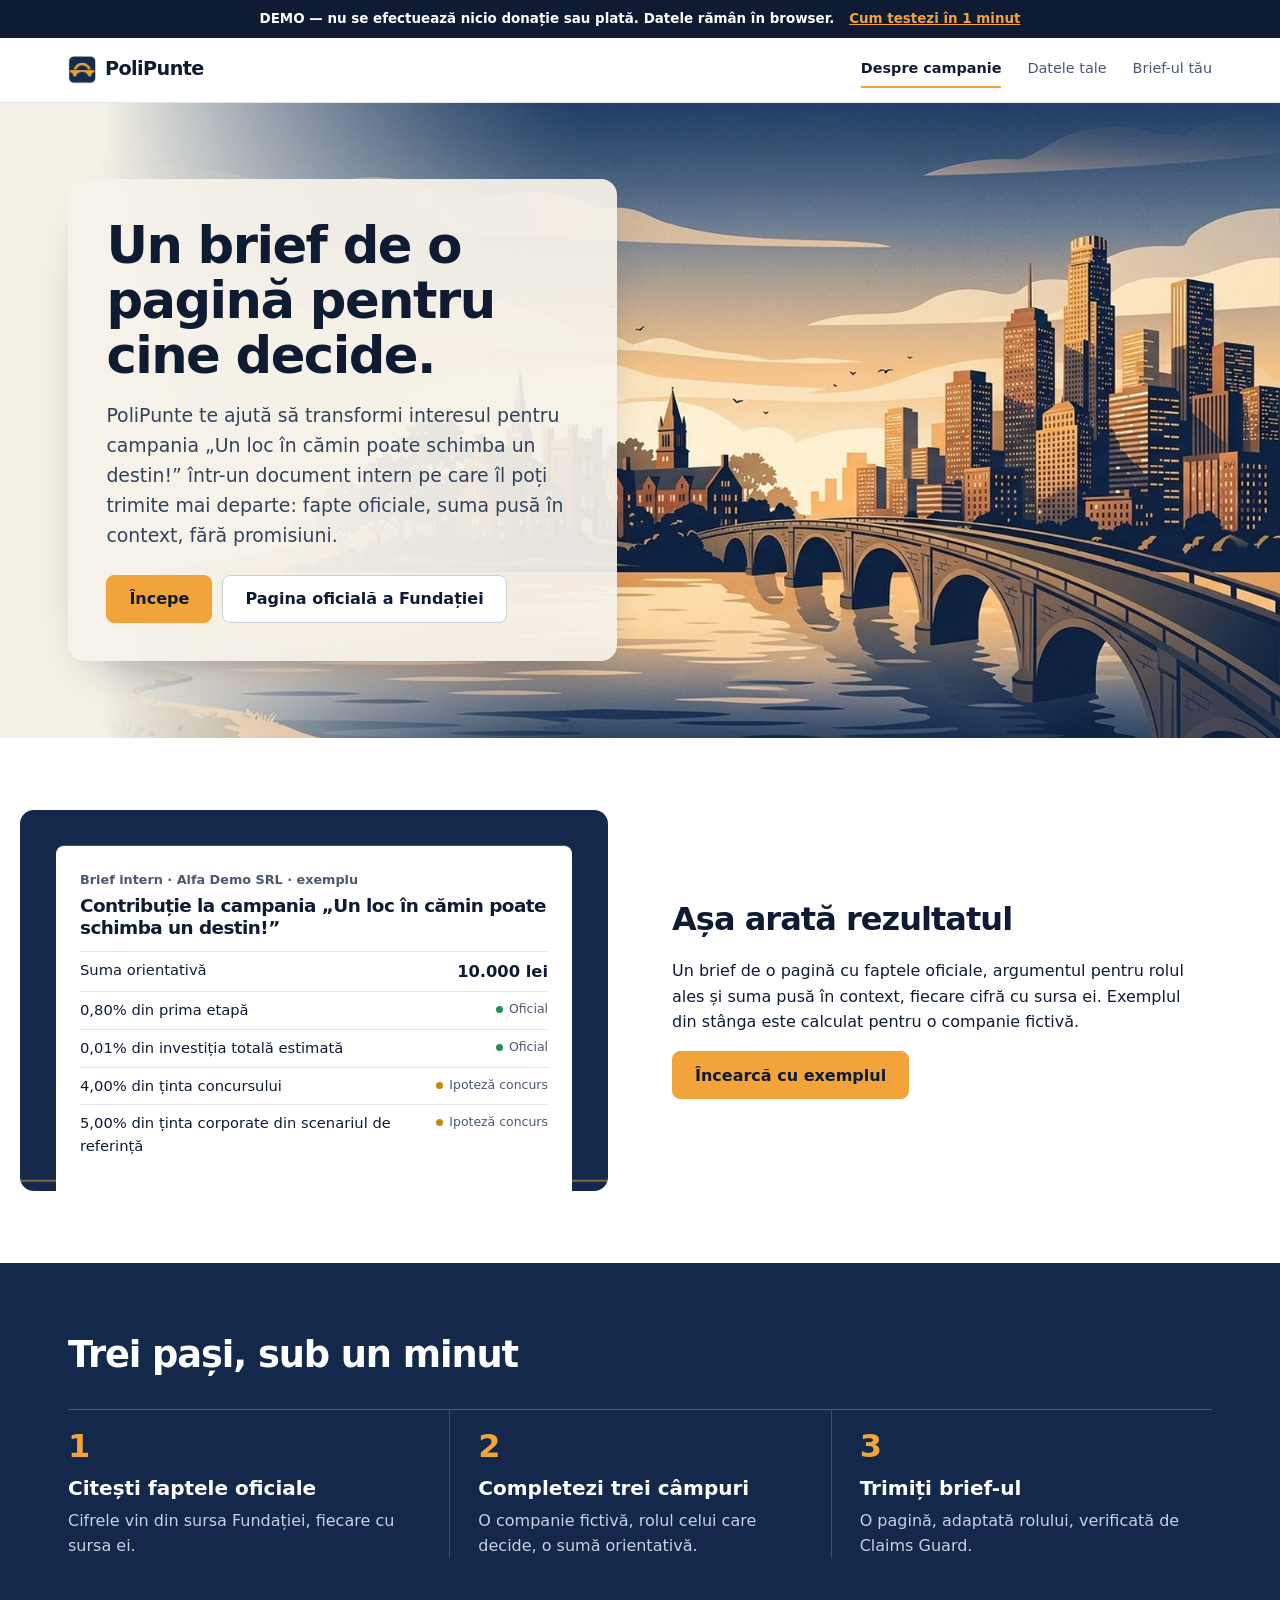
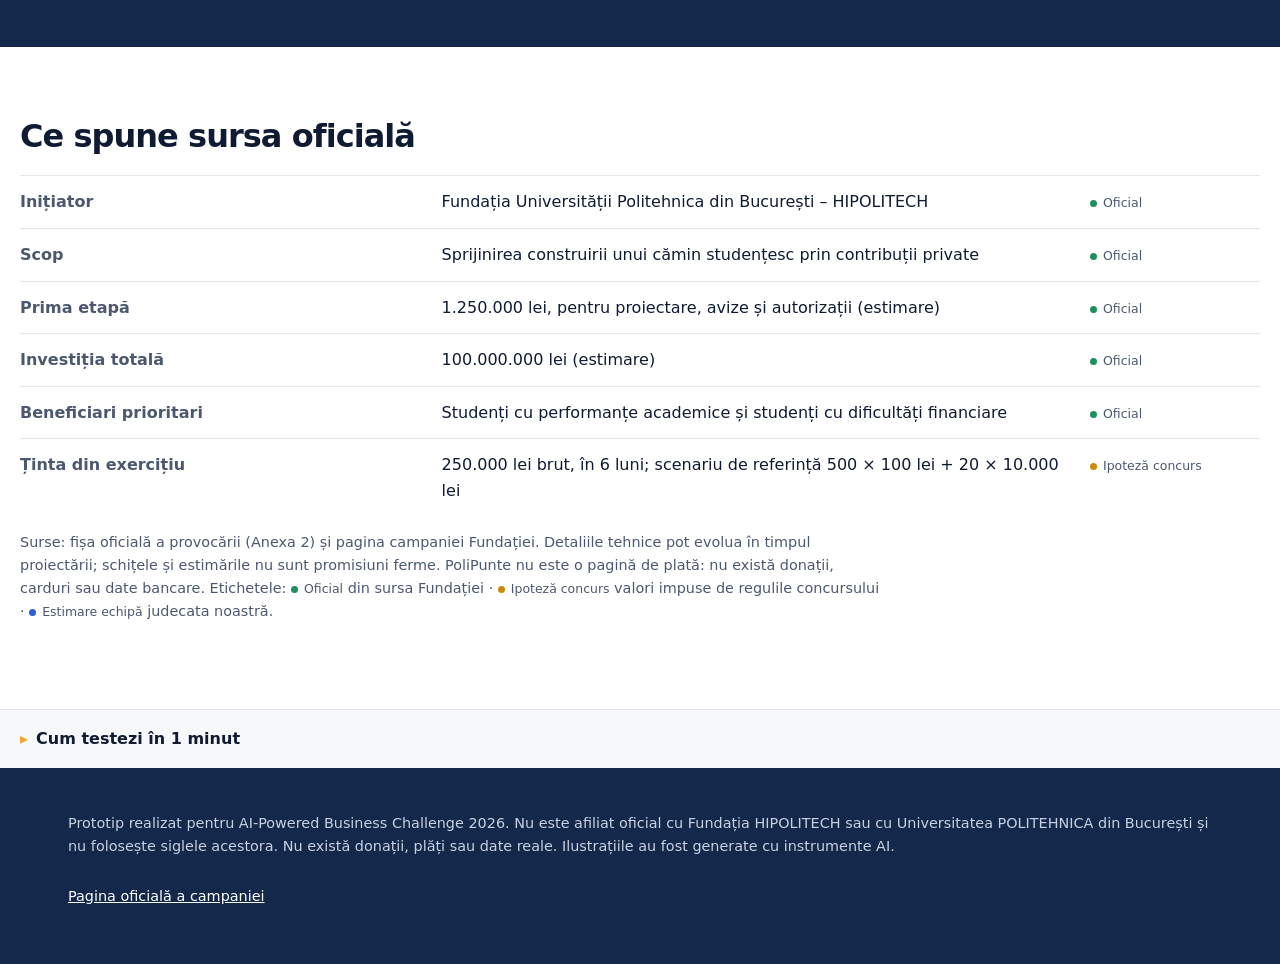
<file: index.html>
<!doctype html>
<html lang="ro"><head><meta charset="utf-8">
<meta name="viewport" content="width=device-width,initial-scale=1">
<title>PoliPunte — brief intern pentru campania „Un loc în cămin poate schimba un destin!”</title>
<meta name="description" content="Prototip demonstrativ: transformă interesul pentru campania HIPOLITECH într-un brief de o pagină pentru cine decide, cu fapte oficiale și fără promisiuni.">
<meta property="og:title" content="PoliPunte — brief intern de o pagină"><meta property="og:description" content="Fapte oficiale, cifre puse în context, fără promisiuni. Prototip demonstrativ.">
<link rel="icon" type="image/png" href="assets/logo.png">
<style>
:root{--ink:#0F1B33;--navy:#14284B;--bg:#F7F8FA;--line:#E3E6EC;--mute:#4B5870;--amb:#F2A33A;--sans:system-ui,-apple-system,"Segoe UI",Roboto,sans-serif}
*{box-sizing:border-box}[hidden]{display:none!important}html{scroll-behavior:smooth}
body{margin:0;background:#fff;color:var(--ink);font:16px/1.6 var(--sans);font-variant-numeric:tabular-nums;overflow-wrap:anywhere}
h1,h2,h3{margin:0;letter-spacing:-.03em;line-height:1.08;font-weight:800}h1:focus,h2:focus{outline:0}
a{color:inherit}:focus-visible{outline:3px solid #2F5FD0;outline-offset:2px}
.w{max-width:1240px;margin:0 auto;padding:0 clamp(18px,4vw,48px)}
.rib{background:var(--ink);color:#fff;font-size:.84rem;font-weight:600;padding:8px 16px;text-align:center;position:sticky;top:0;z-index:9}
.hd{border-bottom:1px solid var(--line);background:#fff}.hdi{display:flex;justify-content:space-between;align-items:center;gap:8px 28px;flex-wrap:wrap;min-height:64px}
.br{font-weight:800;font-size:1.2rem;letter-spacing:-.03em;text-decoration:none;display:flex;gap:9px;align-items:center}
.st{display:flex;gap:6px 26px;list-style:none;margin:0;padding:0;font-size:.9rem;color:var(--mute);flex-wrap:wrap}
.st li{padding:6px 0;border-bottom:2px solid transparent}.st [aria-current]{color:var(--ink);font-weight:700;border-color:var(--amb)}
.btn{display:inline-flex;align-items:center;justify-content:center;min-height:48px;padding:0 22px;border-radius:8px;border:1px solid #CBD1DC;background:#fff;color:var(--ink);font:700 1rem var(--sans);cursor:pointer;text-decoration:none}
.btn:hover{background:#F1F3F7}.btn.p{background:var(--amb);border-color:var(--amb)}.btn.p:hover{background:#E4952A}
.btn.l{border:0;background:none;text-decoration:underline;text-underline-offset:3px;padding:0 6px}
.row{display:flex;gap:10px;flex-wrap:wrap;align-items:center}
.tg{font-size:.78rem;color:var(--mute);white-space:nowrap}.tg:before{content:"";display:inline-block;width:7px;height:7px;border-radius:50%;background:var(--c);margin-right:6px}
/* hero */
.hb{background:#F5F1E6 url(assets/hero-bg.jpg) right center/cover no-repeat;min-height:clamp(420px,44vw,640px);display:flex;align-items:center}.hero{padding:clamp(36px,6vw,84px) clamp(18px,4vw,48px);width:100%}.hero>div{max-width:min(560px,48%)}.ex{display:grid;grid-template-columns:1fr 1fr;gap:clamp(24px,5vw,72px);align-items:center}.ex h2{margin-bottom:12px}.ex img{width:100%;border-radius:10px;border:1px solid var(--line);margin-bottom:18px}.ex p{max-width:32em}
.hero h1{font-size:clamp(2.3rem,4.8vw,3.9rem);max-width:13ch}.hero p{font-size:1.18rem;color:#33415C;max-width:34em;margin:20px 0 28px}
.plate{background:var(--navy);border-radius:14px;padding:clamp(18px,3vw,36px) clamp(14px,3vw,36px) 0;overflow:hidden;position:relative}
.plate svg{position:absolute;left:0;bottom:0;width:100%;opacity:.5}
.pv{position:relative;background:#fff;border-radius:8px 8px 0 0;padding:22px 24px 26px;font:.92rem/1.55 Georgia,serif;box-shadow:0 -1px 0 rgba(255,255,255,.2)}
.pv b.k{font:700 .8rem var(--sans);color:var(--mute)}.pv h3{font:800 1.15rem/1.2 var(--sans);margin:4px 0 12px}
.pv .m{display:flex;justify-content:space-between;gap:12px;border-top:1px solid var(--line);padding:7px 0;font-family:var(--sans)}.pv .m strong{font-size:1.02rem}
/* bands */
.dark{background:var(--navy);color:#fff;padding:clamp(40px,6vw,72px) 0}.dark h2{font-size:clamp(1.6rem,3vw,2.3rem);max-width:20ch}
.seq{display:grid;grid-template-columns:repeat(3,1fr);margin-top:34px;list-style:none;padding:0;border-top:1px solid rgba(255,255,255,.25)}
.seq li{padding:20px 28px 0 0}.seq li+li{padding-left:28px;border-left:1px solid rgba(255,255,255,.18)}.seq b{display:block;font-size:1.25rem;margin-bottom:4px}.seq span{color:#C8D1E4}.seq i{font:800 2rem/1 var(--sans);color:var(--amb);font-style:normal;display:block;margin-bottom:10px}
.sec{padding:clamp(40px,6vw,72px) 0}.sec h2{font-size:clamp(1.5rem,2.6vw,2rem);margin-bottom:22px}
.ft{width:100%;border-collapse:collapse}.ft th,.ft td{text-align:left;padding:13px 16px 13px 0;border-top:1px solid var(--line);vertical-align:top}.ft th{width:34%;font-weight:600;color:var(--mute)}.ft td:last-child{width:170px}
.note{color:var(--mute);font-size:.9rem;margin-top:14px;max-width:60em}
/* form */
.fg{display:grid;grid-template-columns:minmax(0,1.5fr) minmax(260px,1fr);gap:clamp(24px,5vw,72px);padding:clamp(28px,5vw,60px) 0}
.fg h2{font-size:clamp(1.7rem,3vw,2.4rem);margin-bottom:24px}
label,legend{font-weight:700;display:block;margin:20px 0 6px;padding:0}fieldset{border:0;padding:0;margin:0}
input[type=text],select,textarea{width:100%;min-height:48px;font:1rem var(--sans);padding:10px 12px;border:1px solid #AEB6C5;border-radius:8px;background:#fff;color:var(--ink)}
.hp{color:var(--mute);font-size:.88rem;margin:5px 0 0}.er{color:#B42318;font-weight:600;font-size:.92rem;margin:6px 0 0}
.ck{display:inline-flex;align-items:center;gap:8px;margin:4px 16px 4px 0;font-weight:400;min-height:44px}.ck input{width:20px;height:20px}
.aside{border-left:1px solid var(--line);padding-left:clamp(20px,4vw,48px)}.aside h3{font-size:1.1rem;margin-bottom:10px}.aside img{width:100%;border-radius:10px;border:1px solid var(--line);margin-bottom:18px}
/* result */
.rg{display:grid;grid-template-columns:minmax(0,1fr) 380px;gap:32px;align-items:start;padding:28px 0 56px}
body.r{background:var(--bg)}
.doc{background:#fff;border:1px solid var(--line);padding:clamp(22px,4vw,48px);font:1rem/1.7 Georgia,"Times New Roman",serif;box-shadow:0 18px 40px -28px rgba(15,27,51,.35)}
.doc h2{font:800 1.5rem/1.2 var(--sans);margin-bottom:4px}.doc h3{font:700 .95rem var(--sans);margin:22px 0 4px;display:flex;gap:12px;align-items:baseline;flex-wrap:wrap}
.doc p,.doc ul,.doc ol{margin:4px 0}.doc .mt{font:.88rem var(--sans);color:var(--mute)}
.warn{background:#FFF6E3;border-left:3px solid var(--amb);padding:8px 12px;font:.92rem var(--sans);margin:8px 0}
.side{position:sticky;top:50px;display:grid;gap:26px}.side h3{font-size:1.05rem;margin-bottom:10px}
.lr{margin:12px 0}.lt{display:flex;justify-content:space-between;gap:8px;flex-wrap:wrap;font-size:.9rem}.lt strong{font-size:1.2rem}
.bar{height:6px;background:#DDE2EB;border-radius:3px;margin-top:5px}.bar i{display:block;height:100%;min-width:2px;background:var(--navy);border-radius:3px}
.lg{display:flex;list-style:none;padding:0;margin:0;font-size:.82rem;color:var(--mute)}.lg li{flex:1;padding:6px 4px;border-top:3px solid #CBD1DC}.lg .on{border-color:var(--amb);color:var(--ink);font-weight:700}
.panel{background:#fff;border:1px solid var(--line);border-radius:10px;padding:18px}
mark{background:#FFE1A8;border-radius:3px;padding:0 2px}textarea{min-height:92px}
.ok{color:#1E8E5A;font-weight:700}.fl{font-size:.9rem;margin:6px 0;padding-left:12px;border-left:3px solid var(--amb)}
/* footer + test */
.tst{background:var(--bg);border-top:1px solid var(--line)}.tst summary{cursor:pointer;font-weight:700;padding:16px 0;min-height:48px}.tst ol{margin:0 0 18px;padding-left:20px}
footer{background:var(--navy);color:#C8D1E4;padding:30px 0;font-size:.9rem}footer .tg{color:#C8D1E4}footer a{color:#fff}
#stt{background:#fff;border:2px solid var(--ink);padding:14px;margin:16px 0;font:.85rem/1.5 ui-monospace,Consolas,monospace;white-space:pre-wrap}
.tt{position:fixed;left:50%;bottom:24px;transform:translateX(-50%);background:var(--ink);color:#fff;padding:10px 18px;border-radius:8px;z-index:20}
@media(max-width:900px){.hb{background-size:175% auto;background-position:78% 100%}.hero{padding-bottom:50vw}.hero>div{max-width:none}.ex{grid-template-columns:1fr}.fg,.rg{grid-template-columns:1fr}.aside{border:0;padding:0}.side{position:static}.seq{grid-template-columns:1fr}.seq li+li{padding-left:0;border:0}.ft th,.ft td{display:block;width:auto!important;border:0;padding:2px 0}.ft tr{display:block;border-top:1px solid var(--line);padding:12px 0}.act{position:sticky;bottom:0;background:var(--bg);padding:10px 0;z-index:5}}
@media print{@page{size:A4;margin:14mm}.rib,.hd,.side,.act,.tst,footer,#s0,#s1,.no{display:none!important}body{background:#fff}.rg{display:block;padding:0}.doc{border:0;box-shadow:0;padding:0;font-size:9.6pt;line-height:1.4}.doc h3{margin-top:10px}}
@media(prefers-reduced-motion:reduce){html{scroll-behavior:auto}}
.act .btn:not(.p){font-weight:600;color:var(--mute)}.lt strong{font-size:1.9rem;letter-spacing:-.03em;line-height:1.1}footer a,.tst a{display:inline-block;padding:12px 0}
@media(min-width:901px){.hero>div{background:rgba(247,243,234,.93);padding:clamp(24px,3vw,40px);border-radius:16px;box-shadow:0 24px 50px -32px rgba(15,27,51,.55)}.hero h1{font-size:clamp(2.2rem,4vw,3.4rem)}.hero p{margin:16px 0 24px}}
@media(max-width:900px){.hb{background-image:url(assets/hero-bg-m.jpg);background-size:100% auto;background-position:center bottom}.hero{padding-bottom:calc(56vw + 28px)}}
.rg,.fg{padding-left:clamp(18px,4vw,48px);padding-right:clamp(18px,4vw,48px)}
.big{display:flex;flex-direction:column;gap:2px}.big strong{font-size:3.2rem;line-height:1;letter-spacing:-.04em}.big span{color:var(--mute)}details.more,details.opt,.panel details{margin-top:10px}details summary{cursor:pointer;font-weight:700;min-height:44px;display:flex;align-items:center}details.more .lr{margin:8px 0}details.more .lt strong{font-size:1.3rem}
details summary::-webkit-details-marker{display:none}details summary::before{content:"▸";margin-right:8px;color:var(--amb)}details[open] summary::before{content:"▾"}
.rib a{color:#F2A33A;margin-left:10px;white-space:nowrap}
.panel ol.lg,ol.lg{display:block;grid-template-columns:none;list-style:none;margin:10px 0 12px;padding:0}.lg li{width:auto;border:0;padding-left:0}.lg li{display:flex;gap:10px;align-items:baseline;padding:6px 0;color:#5B6680;font-size:.92rem}.lg li b{min-width:22px;height:22px;border-radius:50%;border:1px solid #AEB6C6;display:inline-flex;align-items:center;justify-content:center;font-size:.78rem;flex:none}.lg li small{display:block;font-size:.78rem}.lg li.on{color:var(--ink);font-weight:700}.lg li.on b{background:var(--amb);border-color:var(--amb)}
</style></head><body>
<noscript><p style="padding:16px">PoliPunte are nevoie de JavaScript. Este un prototip demonstrativ, fără donații sau plăți.</p></noscript>
<div class="rib">DEMO — nu se efectuează nicio donație sau plată. Datele rămân în browser. <a href="#tst" id="tl">Cum testezi în 1 minut</a></div>
<header class="hd"><div class="w hdi"><a class="br" href="#" id="home"><img src="assets/logo.png" width="28" height="28" alt="">PoliPunte</a>
<ol class="st" id="st"><li>Despre campanie</li><li>Datele tale</li><li>Brief-ul tău</li></ol></div></header>
<pre id="stt" class="w" hidden></pre>
<main>
<section id="s0">
<div class="hb"><div class="w hero"><div><h1 tabindex="-1">Un brief de o pagină pentru cine decide.</h1>
<p>PoliPunte te ajută să transformi interesul pentru campania „Un loc în cămin poate schimba un destin!” într-un document intern pe care îl poți trimite mai departe: fapte oficiale, suma pusă în context, fără promisiuni.</p>
<div class="row"><button class="btn p" id="go">Începe</button><a class="btn" href="https://fundatia.upb.ro/proiecte-si-evenimente/un-loc-in-camin-poate-schimba-un-destin/" target="_blank" rel="noopener">Pagina oficială a Fundației</a></div></div>
</div></div><div class="w sec ex"><div class="plate-wrap"><div class="plate"><svg viewBox="0 0 600 120" aria-hidden="true"><path d="M0 110h600M40 110a70 70 0 0 1 140 0M180 110a90 90 0 0 1 180 0M360 110a70 70 0 0 1 140 0" stroke="#F2A33A" stroke-width="2" fill="none"/></svg>
<div class="pv" id="pv" aria-label="Exemplu de brief"></div></div></div><div><h2>Așa arată rezultatul</h2><p>Un brief de o pagină cu faptele oficiale, argumentul pentru rolul ales și suma pusă în context, fiecare cifră cu sursa ei. Exemplul din stânga este calculat pentru o companie fictivă.</p><div class="row"><button class="btn p" id="go2">Încearcă cu exemplul</button></div></div></div><div class="dark"><div class="w"><h2>Trei pași, sub un minut</h2><ol class="seq">
<li><i>1</i><b>Citești faptele oficiale</b><span>Cifrele vin din sursa Fundației, fiecare cu sursa ei.</span></li>
<li><i>2</i><b>Completezi trei câmpuri</b><span>O companie fictivă, rolul celui care decide, o sumă orientativă.</span></li>
<li><i>3</i><b>Trimiți brief-ul</b><span>O pagină, adaptată rolului, verificată de Claims Guard.</span></li></ol></div></div>
<div class="w sec"><h2>Ce spune sursa oficială</h2><table class="ft"><tbody>
<tr><th>Inițiator</th><td>Fundația Universității Politehnica din București – HIPOLITECH</td><td><span class="tg" style="--c:#1E8E5A">Oficial</span></td></tr>
<tr><th>Scop</th><td>Sprijinirea construirii unui cămin studențesc prin contribuții private</td><td><span class="tg" style="--c:#1E8E5A">Oficial</span></td></tr>
<tr><th>Prima etapă</th><td>1.250.000 lei, pentru proiectare, avize și autorizații (estimare)</td><td><span class="tg" style="--c:#1E8E5A">Oficial</span></td></tr>
<tr><th>Investiția totală</th><td>100.000.000 lei (estimare)</td><td><span class="tg" style="--c:#1E8E5A">Oficial</span></td></tr>
<tr><th>Beneficiari prioritari</th><td>Studenți cu performanțe academice și studenți cu dificultăți financiare</td><td><span class="tg" style="--c:#1E8E5A">Oficial</span></td></tr>
<tr><th>Ținta din exercițiu</th><td>250.000 lei brut, în 6 luni; scenariu de referință 500 × 100 lei + 20 × 10.000 lei</td><td><span class="tg" style="--c:#C98A0B">Ipoteză concurs</span></td></tr></tbody></table>
<p class="note">Surse: fișa oficială a provocării (Anexa 2) și pagina campaniei Fundației. Detaliile tehnice pot evolua în timpul proiectării; schițele și estimările nu sunt promisiuni ferme. PoliPunte nu este o pagină de plată: nu există donații, carduri sau date bancare. Etichetele: <span class="tg" style="--c:#1E8E5A">Oficial</span> din sursa Fundației · <span class="tg" style="--c:#C98A0B">Ipoteză concurs</span> valori impuse de regulile concursului · <span class="tg" style="--c:#2F5FD0">Estimare echipă</span> judecata noastră.</p></div>
</section>

<section id="s1" hidden><div class="w fg"><form id="f" novalidate><h2 tabindex="-1">Datele tale</h2>
<label for="n">Numele companiei (fictive)</label><input type="text" id="n" maxlength="80" autocomplete="off"><p class="hp">Folosește o companie fictivă. Nu introduce date reale.</p><p class="er" id="e-n" role="alert"></p>
<label for="r">Persoana de convins</label><select id="r"><option value="">Alege rolul</option><option value="ceo">Administrator / CEO</option><option value="csr">Responsabil CSR</option><option value="cfo">Director financiar</option><option value="hr">Resurse umane</option></select><p class="er" id="e-r" role="alert"></p>

<label for="a">Contribuția orientativă (lei)</label><input type="text" id="a" inputmode="numeric" autocomplete="off"><p class="er" id="e-a" role="alert"></p>
<details class="opt"><summary>Detalii opționale (domeniu, interese)</summary><label for="d">Domeniu (opțional)</label><select id="d"><option value="">—</option><option>IT</option><option>Industrie</option><option>Construcții</option><option>Servicii financiare</option><option>Retail</option><option>Energie</option><option>Altul</option></select><fieldset><legend>Interes principal (opțional, cel mult două)</legend><label class="ck"><input type="checkbox" name="i" value="Educație și acces">Educație și acces</label><label class="ck"><input type="checkbox" name="i" value="Comunitate">Comunitate</label><label class="ck"><input type="checkbox" name="i" value="Talente">Talente</label><label class="ck"><input type="checkbox" name="i" value="Reputație">Reputație</label><p class="er" id="e-i" role="alert"></p></fieldset></details>
<div class="row" style="margin-top:26px"><button class="btn p" type="submit">Generează brief-ul</button><button class="btn l" type="button" id="ex1">Încarcă exemplu valid</button><button class="btn l" type="button" id="ex0">Încarcă exemplu invalid</button><button class="btn l" type="reset" id="rs">Resetează</button></div></form>
<div class="aside"><img src="assets/aside.jpg" alt="" width="720" loading="lazy"><h3>Ce primești</h3><p>Un brief de o pagină: fapte oficiale, argumentul pentru rolul ales, suma pusă în context, obiecții probabile și ce nu se știe încă.</p><p class="hp">Nu se colectează date și nu se trimite nimic. Rezultatul se poate repeta cu un link.</p></div></div></section>

<section id="s2" hidden><div class="w rg"><div><div class="row act no" style="margin-bottom:14px"><button class="btn p" id="cp">Copiază textul</button><button class="btn" id="pr">Printează / Salvează PDF</button><button class="btn" id="cl">Copiază linkul testului</button><a class="btn" id="of" href="https://fundatia.upb.ro/proiecte-si-evenimente/un-loc-in-camin-poate-schimba-un-destin/" target="_blank" rel="noopener">Mergi la pagina oficială a Fundației</a><button class="btn l" id="bk">Înapoi la formular</button></div><article class="doc" id="doc" aria-live="polite"></article></div>
<aside class="side"><div><h3 tabindex="-1">Suma în context</h3><div id="lens"></div><p class="hp">Aritmetică, nu impact: fiecare procent are baza lui alături.</p></div>

<div class="panel"><h3>Verificare formulări</h3><p id="auto" class="ok"></p><details><summary>Claims Guard: verifică un text de-al tău</summary><label for="ct" style="margin-top:10px">Textul tău</label><textarea id="ct"></textarea><div class="row" style="margin-top:8px"><button class="btn" id="vc">Verifică</button><button class="btn l" id="vx">Încearcă un exemplu</button></div><div id="cr" aria-live="polite"></div><p class="hp">Potrivire de tipare pe text, nu AI.</p></details></div><div class="panel" id="ledger"><h3>Interes vs. încasare</h3><ol class="lg"><li id="lg1"><b>1</b><span>Interes exprimat (demo)<small id="lgs">nemarcat</small></span></li><li aria-disabled="true"><b>2</b><span>Discuție cu Fundația<small>în afara prototipului</small></span></li><li aria-disabled="true"><b>3</b><span>Acord semnat<small>în afara prototipului</small></span></li><li aria-disabled="true"><b>4</b><span>Sumă încasată<small>în afara prototipului</small></span></li></ol><button class="btn" id="xi" aria-pressed="false">Exprimă interes (demo)</button><p class="hp">Interesul exprimat nu este o promisiune și nu este o donație. Nu se colectează și nu se trimite nicio dată.</p></div></aside></div></section>
</main>
<details class="tst" id="tst"><summary class="w">Cum testezi în 1 minut</summary><div class="w"><ol><li>Apasă „Începe”, apoi „Încarcă exemplu valid” și „Generează brief-ul”: Alfa Demo SRL, 10.000 lei dă 0,80% · 0,01% · 4,00% · 5,00% și „7/7 reguli respectate”.</li><li>Deschide „Claims Guard” (în dreapta) și apasă „Încearcă un exemplu”: se marchează „cumperi”, „o cameră”, „garantăm” și „deductibilitate”.</li><li>Apasă „Încarcă exemplu invalid”: apar erorile, fără brief.</li><li>Apasă „Exprimă interes (demo)”: se marchează doar pasul 1; pașii 2–4 sunt în afara prototipului și nu se trimite nimic.</li><li>Deschide <a href="?selftest=1">?selftest=1</a> pentru testele automate.</li></ol></div></details>
<footer><div class="w"><p>Prototip realizat pentru AI-Powered Business Challenge 2026. Nu este afiliat oficial cu Fundația HIPOLITECH sau cu Universitatea POLITEHNICA din București și nu folosește siglele acestora. Nu există donații, plăți sau date reale. Ilustrațiile au fost generate cu instrumente AI.</p><p><a href="https://fundatia.upb.ro/proiecte-si-evenimente/un-loc-in-camin-poate-schimba-un-destin/" target="_blank" rel="noopener">Pagina oficială a campaniei</a></p></div></footer>
<script>
"use strict";
const C={url:"https://fundatia.upb.ro/proiecte-si-evenimente/un-loc-in-camin-poate-schimba-un-destin/",title:"Un loc în cămin poate schimba un destin!",t1:1250000,tot:1e8,tg:250000,corp:200000};
const B={o:["Oficial","#1E8E5A"],c:["Ipoteză concurs","#C98A0B"],e:["Estimare echipă","#2F5FD0"]};
const ROLES={ceo:{n:"Administrator / CEO",a:"Campania are un scop clar (cămin pentru studenți performanți și studenți care au nevoie de sprijin) și o sursă publică verificabilă.",o:[["Ce primim în schimb?","Prototipul nu promite beneficii sau drepturi. Dacă și ce formă de recunoaștere există se clarifică direct cu Fundația."],["Care este riscul reputațional?","Informațiile se pot verifica pe pagina oficială; brief-ul nu prezintă estimările ca promisiuni."],["Se știe când se termină?","Nu. Estimările pot evolua pe parcursul proiectării; calendarul se clarifică cu Fundația."]]},
csr:{n:"Responsabil CSR",a:"Educația și accesul la ea ca direcție de implicare; informații publice de citat în raportare.",o:[["Cum raportăm?","Se cere Fundației documentul care confirmă contribuția; prototipul nu emite documente reale."],["Se potrivește strategiei noastre?","Poate, dacă educația și accesul la studii sunt direcții ale companiei; se discută intern."],["Ce cifre putem cita?","Doar cele oficiale marcate ca atare: 1.250.000 lei pentru prima etapă și 100.000.000 lei investiție totală estimată."]]},
cfo:{n:"Director financiar",a:"Cifre oficiale clare, suma pusă în context și o listă explicită a lucrurilor necunoscute.",o:[["Se deduce fiscal?","Nu afirmăm acest lucru. Tratamentul fiscal se verifică cu Fundația și cu un consultant fiscal."],["Pentru ce se folosește suma?","Prima etapă estimată este proiectarea, avizele și autorizațiile; utilizarea exactă se clarifică în scris cu Fundația."],["Se poate schimba suma ulterior?","Condițiile se stabilesc direct cu Fundația; brief-ul nu creează niciun angajament."]]},
hr:{n:"Resurse umane",a:"Legătura cu POLITEHNICA ca sursă de absolvenți și interesul comun pentru studenți performanți.",o:[["Angajații primesc ceva?","Nu. O contribuție nu conferă locuri de cazare sau alte drepturi."],["Are legătură cu recrutarea?","Poate sprijini relația cu universitatea; nu există nicio promisiune de recrutare."],["Cum implicăm colegii?","Prin pagina oficială a campaniei; brief-ul nu colectează date."]]}};
const INT={"Educație și acces":"interesul pentru educație și accesul la studii","Comunitate":"legătura cu comunitatea","Talente":"relația cu absolvenți și studenți performanți","Reputație":"coerența cu valorile publice ale companiei"};
const RULES=[["R1",/cumpar\w*|cumperi|achizition\w*|o camera|camere|un pat|un loc|metru patrat|echivaleaz\w*|acopera|finanteaza/g,"Suma reprezintă o contribuție la obiectivul comun de finanțare."],
["R2",/rezervi|rezervare|loc garantat|prioritate la cazare/g,"Elimină: contribuțiile nu conferă drepturi de cazare."],
["R3",/deductibil\w*|scutire|reducere de impozit|recuperezi taxe/g,"Tratamentul fiscal se verifică cu Fundația."],
["R4",/partener oficial|sponsor oficial|in parteneriat cu/g,"Parteneriatele se confirmă direct cu Fundația."],
["R5",/garantam|garantat|garantie|\bsigur\b|100%|fiecare leu/g,"Folosește „contribuie la…” sau „sprijină…”."],
["R6",/ultima sansa|fara tine|ramane\w* pe drumuri|daca nu donezi/g,"Ton factual: ce este campania, ce se cere, ce este opțional."]];
const has=(o,k)=>Object.prototype.hasOwnProperty.call(o,k);const DOM=["IT","Industrie","Construcții","Servicii financiare","Retail","Energie","Altul"];
const esc=s=>String(s).replace(/[&<>"']/g,c=>({"&":"&amp;","<":"&lt;",">":"&gt;",'"':"&quot;","'":"&#39;"}[c]));
const fi=n=>String(n).replace(/\B(?=(\d{3})+(?!\d))/g,".");
const tag=k=>`<span class="tg" style="--c:${B[k][1]}">${B[k][0]}</span>`;
const nfc=s=>String(s).normalize("NFC");
const norm=s=>Array.from(nfc(s)).map(ch=>{const b=ch.normalize("NFD").replace(/[\u0300-\u036f]/g,"").toLowerCase();return b.length===ch.length?b:ch}).join("");
/* pure functions */
function parseAmount(s){let t=String(s).trim().replace(/\s/g,"");if(!t)return{e:"empty"};if(/^-?\d+(,|\.\d{1,2}$)\d*$/.test(t)&&!/^-?\d{1,3}(\.\d{3})+$/.test(t))return{e:"dec"};t=t.replace(/\./g,"");if(!/^-?\d+$/.test(t))return{e:"nan"};return{n:Number(t)}}
function validate(f){const e={},w=[];if(f.n.length<2||f.n.length>60||!/\p{L}/u.test(f.n))e.n="Introdu numele unei companii fictive (minimum 2 caractere, cel mult 60).";
if(!f.r||!has(ROLES,f.r))e.r="Alege rolul persoanei care decide.";if(f.i.length>2)e.i="Alege cel mult două interese.";
const p=parseAmount(f.a);let S=0;if(p.e==="empty")e.a="Introdu o sumă orientativă în lei.";else if(p.e==="nan")e.a="Scrie suma ca număr întreg, de exemplu 10000.";else if(p.e==="dec")e.a="Folosește un număr întreg de lei.";
else if(p.n<=0)e.a="Suma trebuie să fie mai mare decât 0.";else if(p.n>C.tot)e.a="Suma depășește valoarea totală estimată a proiectului (100.000.000 lei). Verifică cifra.";
else{S=p.n;if(S>C.t1)w.push("Suma depășește estimarea pentru prima etapă. Brief-ul se generează; modul în care ar fi folosită o astfel de contribuție se clarifică direct cu Fundația.");if(S<1000)w.push("Pentru o sponsorizare corporate, suma este mică. Poate fi mai potrivită o donație individuală — vezi pagina oficială.")}
return{e,w,S,ok:!Object.keys(e).length}}
function lens(S){return[["prima etapă",C.t1,"o"],["investiția totală estimată",C.tot,"o"],["ținta concursului",C.tg,"c"],["ținta corporate din scenariul de referință",C.corp,"c"]].map(([l,b,k])=>({l,b,k,v:S*100/b}))}
function fp(v){return v<0.01-1e-9?"sub 0,01%":v.toFixed(2).replace(".",",").replace(/\B(?=(\d{3})+(?!\d))/g,".")+"%"}
function checkClaims(text){const t=norm(text),hits=[];RULES.forEach(([r,re,fix])=>{re.lastIndex=0;let m;while((m=re.exec(t)))hits.push({r,s:m.index,e:m.index+m[0].length,fix})});return hits.sort((a,b)=>a.s-b.s)}
function buildBrief(f,v){const R=ROLES[f.r],L=lens(v.S),co=esc(f.n),d=new Date().toLocaleDateString("ro-RO");
const ints=f.i.filter(i=>has(INT,i)).map(i=>INT[i]);const why=(f.d||ints.length)?`Poate fi relevant pentru ${co}${f.d?` având în vedere domeniul (${esc(f.d)})`:""}${ints.length?`${f.d?" și":" pentru că"} ${ints.join(" și ")}`:""}. Sunt ipoteze de discutat, nu fapte despre companie.`:"Domeniul și interesele nu au fost alese; argumentele sunt generale.";
const S=(h,k,b)=>`<h3>${h}${k?tag(k):""}</h3>${b}`;
return `<p class="mt">DEMO · ${d} · ${co}</p><h2>Brief intern: contribuție la campania „${C.title}”</h2>`+
S("Pe scurt","",`<p>Se propune o discuție cu Fundația HIPOLITECH, nu o plată. Campania urmărește sprijinirea construirii unui cămin studențesc prin contribuții private. Brief-ul adună faptele oficiale și pune suma de ${fi(v.S)} lei în context.</p>`)+
S("Fapte oficiale","o",`<ul><li>Inițiator: Fundația Universității Politehnica din București – HIPOLITECH.</li><li>Prima etapă: 1.250.000 lei, pentru proiectare, avize și autorizații (estimare).</li><li>Investiția totală: 100.000.000 lei (estimare).</li><li>Beneficiari prioritari: studenți cu performanțe academice și studenți cu dificultăți financiare.</li></ul><p class="mt">Detaliile pot evolua în timpul proiectării. Sursa: <a href="${C.url}" target="_blank" rel="noopener">pagina oficială a campaniei</a>.</p>`)+
S("De ce se potrivește companiei","e",`<p>${why}</p>`)+S(`Argumentul pentru ${R.n.toLowerCase()}`,"e",`<p>${R.a}</p>`)+
S("Contribuția în context","c",`<p>Suma de ${fi(v.S)} lei reprezintă:</p><ul>${L.map(x=>`<li>${fp(x.v)} din ${x.l} (${fi(x.b)} lei)${x.v>100?", peste baza de comparație":""} ${tag(x.k)}</li>`).join("")}</ul>`)+
S("Obiecții probabile și răspunsuri factuale","e",`<ol>${R.o.map(([q,a])=>`<li><b>${q}</b> ${a}</li>`).join("")}</ol>`)+
S("Ce nu știm încă (de verificat cu Fundația)","",`<ul><li>Tratamentul fiscal.</li><li>Formele de recunoaștere, dacă există.</li><li>Procedura de contribuție.</li><li>Calendarul.</li></ul>`)+
S("Pași următori","",`<ol><li>Discuție internă.</li><li>Cerere de discuție către Fundație, prin pagina oficială.</li><li>Clarificarea condițiilor în scris.</li></ol>`)+
`<p class="mt" data-nc>Document demonstrativ. Nu este angajament, nu este donație și nu conferă drept de cazare sau rezervare.</p>`}
function selfTest(){const r=[],t=(n,c)=>r.push((c?"PASS ":"FAIL ")+n);const g=S=>lens(S).map(x=>fp(x.v)).join(" / ");
t("parseAmount 10 000 / 10.000",parseAmount("10 000").n===10000&&parseAmount("10.000").n===10000);
t("parseAmount text / decimal / gol",parseAmount("zece mii").e==="nan"&&parseAmount("1500,50").e==="dec"&&parseAmount("").e==="empty");
const ok={n:"Alfa Demo SRL",d:"IT",r:"cfo",i:["Talente"],a:"10000"};t("validare exemplu valid",validate(ok).ok);
t("invalid: -500, 0, 150000000",[ "-500","0","150000000"].every(a=>!validate({...ok,a}).ok));
t("avertisment 2.000.000 și 300",validate({...ok,a:"2000000"}).w.length===1&&validate({...ok,a:"300"}).w.length===1);
t("lupă 10.000",g(10000)==="0,80% / 0,01% / 4,00% / 5,00%");t("lupă 50.000",g(50000)==="4,00% / 0,05% / 20,00% / 25,00%");t("lupă 250.000",g(250000)==="20,00% / 0,25% / 100,00% / 125,00%");
t("Claims Guard ≥4 semnalări",checkClaims("Cu 10.000 lei cumperi o cameră și garantăm deductibilitate").length>=4);
t("URL malițios: rol constructor respins",!validate({...ok,r:"constructor"}).ok);t("Claims Guard: acoperă/echivalează",checkClaims("Suma acoperă și echivalează costul").length===2);t("Claims Guard: text decompus (NFD)",checkClaims("cump\u0061\u0306r\u0103m o camera").length>=2);
t("brief valid trece 7/7",autoCheck(buildBrief(ok,validate(ok))).pass===7);return r}
function autoCheck(html){let txt=html.replace(/<p class="mt" data-nc>.*?<\/p>/,"").replace(/<[^>]+>/g," ");txt=txt.split(C.title).join("");
let bad=new Set(checkClaims(txt).map(h=>h.r));const r7=html.includes(C.url)&&/class="tg"/.test(html);return{pass:6-bad.size+(r7?1:0),bad:[...bad]}}
/* DOM */
if(typeof document!=="undefined"){const $=i=>document.getElementById(i);let cur=null;
const show=n=>{["s0","s1","s2"].forEach((x,i)=>$(x).hidden=i!==n);[...$("st").children].forEach((li,i)=>i===n?li.setAttribute("aria-current","step"):li.removeAttribute("aria-current"));document.body.classList.toggle("r",n===2);scrollTo(0,0);const h=document.querySelector("#s"+n+" h1,#s"+n+" h2,#s"+n+" h3");if(h)h.focus({preventScroll:true})};
const toast=m=>{const e=document.createElement("div");e.className="tt";e.setAttribute("role","status");e.textContent=m;document.body.append(e);setTimeout(()=>e.remove(),2000)};
const getF=()=>({n:$("n").value.trim(),d:$("d").value,r:$("r").value,i:[...document.querySelectorAll("[name=i]:checked")].map(x=>x.value),a:$("a").value});
const setF=f=>{$("n").value=f.n;$("d").value=f.d;$("r").value=f.r;$("a").value=f.a;document.querySelectorAll("[name=i]").forEach(c=>c.checked=f.i.includes(c.value))};
const url=f=>{const p=new URLSearchParams({c:f.n,d:f.d,r:f.r,i:f.i.join("|"),s:f.a});return location.href.split("?")[0].split("#")[0]+"?"+p};
const claimsHTML=t=>{t=nfc(t);if(!t.trim())return'<p class="hp">Lipește un text pentru a-l verifica.</p>';const h=checkClaims(t);if(!h.length)return'<p class="ok">Nu s-a semnalat nicio formulare.</p>';let o="",p=0;const keep=[];h.forEach(x=>{if(x.s>=p){o+=esc(t.slice(p,x.s))+"<mark>"+esc(t.slice(x.s,x.e))+"</mark>";p=x.e;keep.push(x)}});o+=esc(t.slice(p));return`<p>${o}</p>`+keep.map(x=>`<p class="fl"><b>${esc(t.slice(x.s,x.e))}</b> (${x.r}) → ${x.fix}</p>`).join("")};
const gen=(f,v)=>{const html=buildBrief(f,v),L=lens(v.S),a=autoCheck(html);cur=f;
$("doc").innerHTML=(v.w.length?v.w.map(x=>`<div class="warn" role="status">${x}</div>`).join(""):"")+html+(!(f.d||f.i.length)?"":"");
$("lens").innerHTML=`<div class="big"><strong>${fp(L[0].v)}</strong><span>din ${fi(L[0].b)} lei, prima etapă (estimare)</span>${tag(L[0].k)}</div><details class="more"><summary>Alte comparații</summary>`+L.slice(1).map(x=>`<div class="lr"><div class="lt"><strong>${fp(x.v)}</strong><span>din ${fi(x.b)} lei</span>${tag(x.k)}</div><div class="bar"><i style="width:${Math.min(100,x.v)}%"></i></div>${x.v>100?'<span class="hp">peste baza de comparație</span>':""}</div>`).join("")+"</details>";
$("auto").textContent=a.pass+"/7 reguli respectate"+(a.bad.length?" — de verificat: "+a.bad.join(", "):"");$("cr").innerHTML="";setLedger(false);
try{history.replaceState(null,"",url(f))}catch(e){}show(2)};
const setLedger=on=>{$("lg1").classList.toggle("on",on);$("lgs").textContent=on?"marcat (demo) — nu s-a trimis nimic":"nemarcat";$("xi").setAttribute("aria-pressed",on?"true":"false");$("xi").textContent=on?"Interes marcat (demo) · anulează":"Exprimă interes (demo)"};
const submit=()=>{const f=getF(),v=validate(f);["n","r","i","a"].forEach(k=>{$("e-"+k).textContent=v.e[k]||"";const el=$(k);if(el&&el.setAttribute)v.e[k]?el.setAttribute("aria-invalid","true"):el.removeAttribute("aria-invalid")});
if(!v.ok){const k=["n","r","i","a"].find(k=>v.e[k]);(k==="i"?document.querySelector("[name=i]"):$(k)).focus();return}gen(f,v)};
$("f").addEventListener("submit",e=>{e.preventDefault();submit()});
$("go").onclick=()=>show(1);$("go2").onclick=()=>{show(1);$("ex1").click()};$("home").onclick=e=>{e.preventDefault();show(0)};$("bk").onclick=()=>show(1);
$("ex1").onclick=()=>{setF({n:"Alfa Demo SRL",d:"IT",r:"cfo",i:["Talente"],a:"10000"});["n","r","i","a"].forEach(k=>$("e-"+k).textContent="")};
$("ex0").onclick=()=>{setF({n:"",d:"",r:"",i:[],a:"zece mii"});submit()};
$("f").addEventListener("reset",()=>["n","r","i","a"].forEach(k=>$("e-"+k).textContent=""));
$("pr").onclick=()=>print();$("xi").onclick=()=>setLedger($("xi").getAttribute("aria-pressed")!=="true");$("tl").onclick=()=>{$("tst").open=true};
const cp=(t,m)=>{(navigator.clipboard?navigator.clipboard.writeText(t):Promise.reject()).then(()=>toast(m),()=>toast("Copierea nu a reușit; selectează textul manual."))};
$("cp").onclick=()=>cp($("doc").innerText,"Textul a fost copiat");$("cl").onclick=()=>cp(cur?url(cur):location.href,"Linkul testului a fost copiat");

$("vc").onclick=()=>$("cr").innerHTML=claimsHTML($("ct").value);
$("vx").onclick=()=>{$("ct").value="Cu 10.000 lei cumperi o cameră și garantăm deductibilitate";$("cr").innerHTML=claimsHTML($("ct").value)};
/* hero sample */
{const S=10000,L=lens(S);$("pv").innerHTML=`<b class="k">Brief intern · Alfa Demo SRL · exemplu</b><h3>Contribuție la campania „${C.title}”</h3><div class="m"><span>Suma orientativă</span><strong>${fi(S)} lei</strong></div>`+L.map(x=>`<div class="m"><span>${fp(x.v)} din ${x.l}</span>${tag(x.k)}</div>`).join("")}
/* URL state + selftest */
const q=new URLSearchParams(location.search);
if(q.get("selftest")){const r=selfTest();$("stt").hidden=false;$("stt").textContent=(r.every(x=>x.startsWith("PASS"))?"AUTOTEST: TOATE PASS\n":"AUTOTEST: EXISTĂ FAIL\n")+r.join("\n")}
if(q.has("c")||q.has("s")){const f={n:q.get("c")||"",d:DOM.includes(q.get("d"))?q.get("d"):"",r:has(ROLES,q.get("r")||"")?q.get("r"):"",i:(q.get("i")||"").split("|").filter(k=>has(INT,k)).slice(0,2),a:(q.get("s")||"").slice(0,20)};setF(f);const v=validate(f);v.ok?gen(f,v):show(1)}else show(0)}
</script></body></html>
</file>
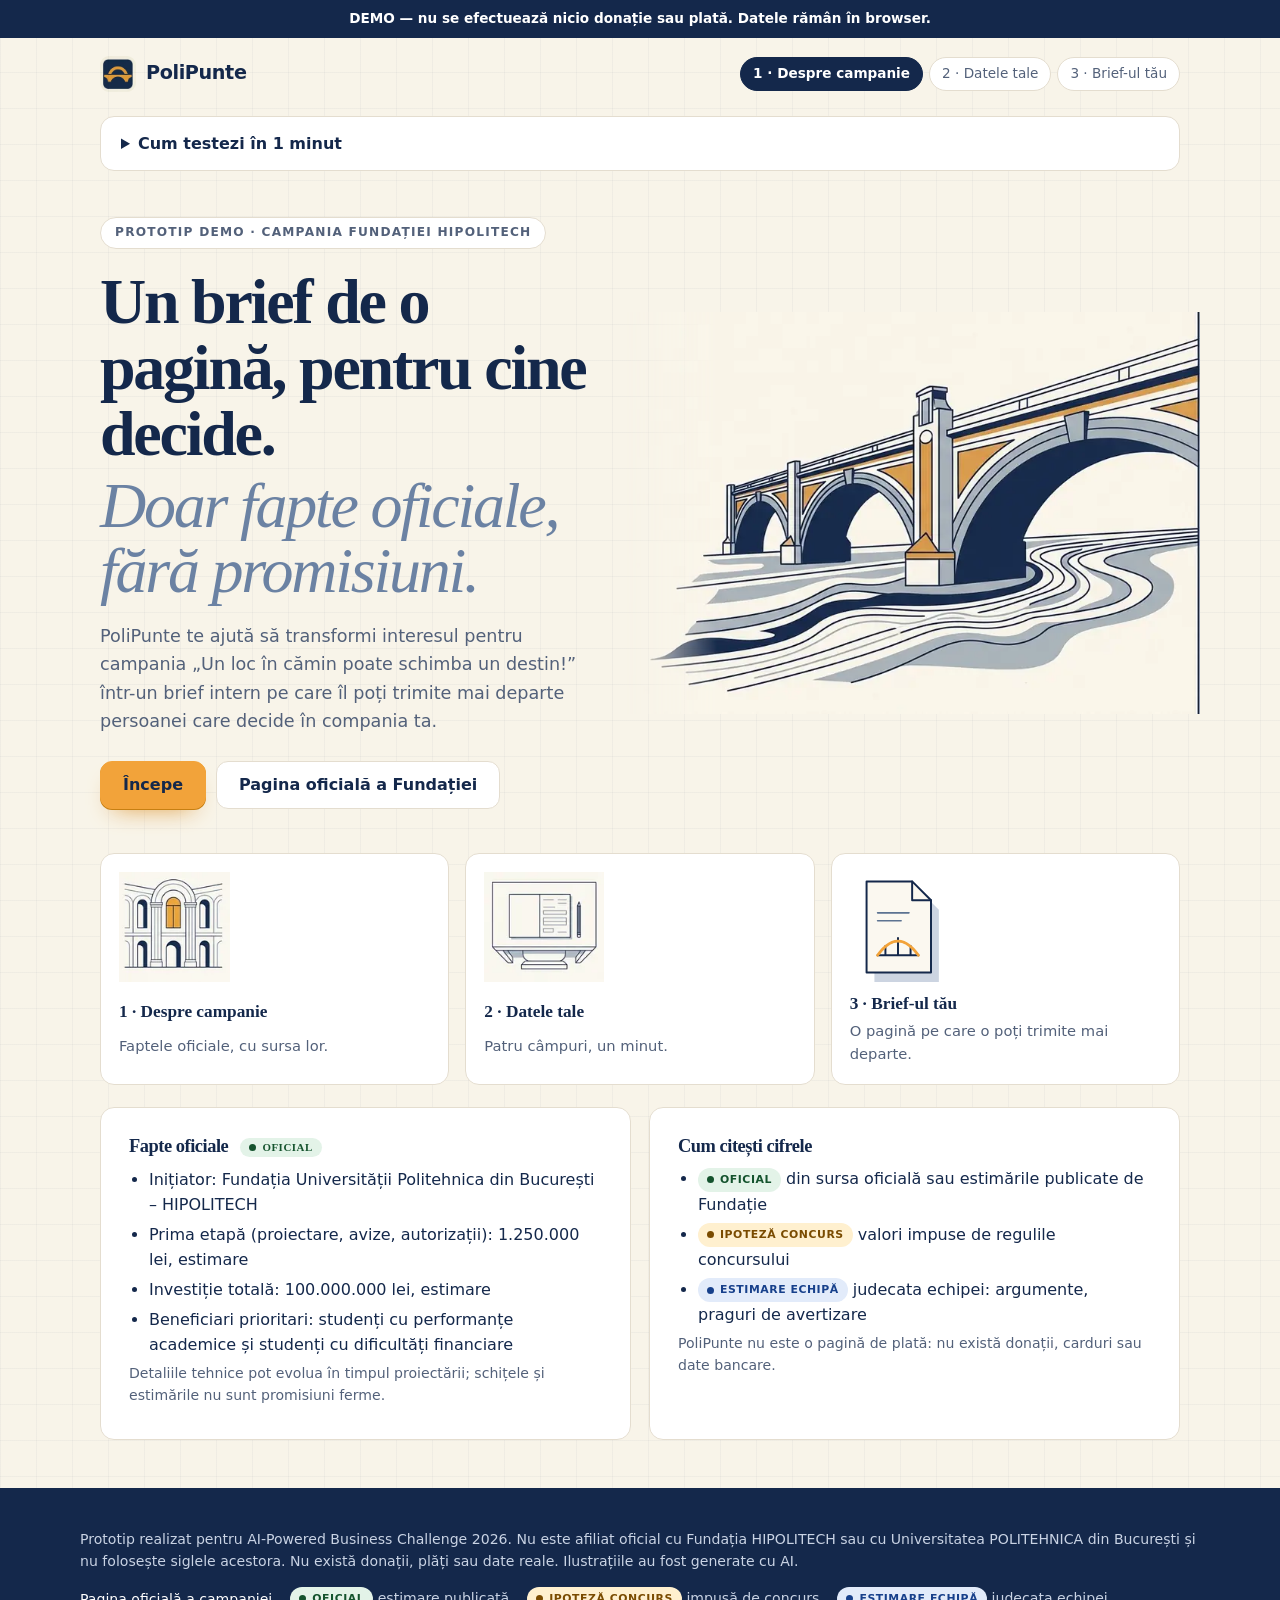
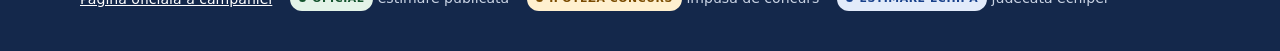
<file: index.v2-backup.html>
<!doctype html>
<html lang="ro">
<head>
<meta charset="utf-8">
<meta name="viewport" content="width=device-width,initial-scale=1,viewport-fit=cover">
<title>PoliPunte — brief intern pentru campania „Un loc în cămin poate schimba un destin!”</title>
<meta name="description" content="Demo PoliPunte: transformi interesul pentru campania Fundației HIPOLITECH într-un brief intern de o pagină, cu fapte oficiale și fără promisiuni.">
<meta property="og:title" content="PoliPunte — brief intern, fapte oficiale, fără promisiuni">
<meta property="og:description" content="Prototip demonstrativ pentru campania „Un loc în cămin poate schimba un destin!”. Nu se efectuează nicio donație sau plată.">
<link rel="icon" href="data:image/svg+xml,%3Csvg xmlns='http://www.w3.org/2000/svg' viewBox='0 0 32 32'%3E%3Crect width='32' height='32' rx='7' fill='%2314284B'/%3E%3Cpath d='M4 22h24M6 22c0-8 6-12 10-12s10 4 10 12' fill='none' stroke='%23F2A33A' stroke-width='2.5'/%3E%3C/svg%3E">
<style>
:root{--navy:#14284B;--paper:#FAF7F2;--line:#E4DDCF;--mute:#53617A;--amber:#F2A33A;--r:14px}
*{box-sizing:border-box}html{-webkit-text-size-adjust:100%;scroll-behavior:smooth}[hidden]{display:none!important}
body{margin:0;background:var(--paper);color:var(--navy);font:16px/1.6 system-ui,-apple-system,"Segoe UI",Roboto,sans-serif;font-variant-numeric:tabular-nums;overflow-wrap:anywhere}
:focus-visible{outline:3px solid #2563EB;outline-offset:2px}
.wrap{max-width:1120px;margin:0 auto;padding:0 20px}
.rib{position:sticky;top:0;z-index:60;background:var(--navy);color:#fff;text-align:center;font-size:.85rem;font-weight:600;padding:8px 14px}
.hd{display:flex;flex-wrap:wrap;gap:12px 28px;align-items:center;justify-content:space-between;padding:18px 20px}
.brand{display:flex;gap:10px;align-items:center;font-weight:800;font-size:1.2rem;letter-spacing:-.02em;color:var(--navy);text-decoration:none}
.steps{display:flex;gap:6px;list-style:none;margin:0;padding:0;font-size:.85rem;color:var(--mute)}
.steps li{padding:5px 12px;border-radius:99px;border:1px solid var(--line);background:#fff}
.steps li[aria-current=step]{background:var(--navy);color:#fff;border-color:var(--navy);font-weight:700}
h1,h2,h3{letter-spacing:-.025em;line-height:1.12;margin:0}
h1:focus,h2:focus{outline:none}
.hero{display:grid;grid-template-columns:1.1fr .9fr;gap:32px;align-items:center;padding:28px 0 12px}
.hero h1{font-size:clamp(2rem,5.2vw,3.5rem);font-weight:800}
.soft{color:#5C7391;font-weight:600}
.lead{font-size:1.1rem;color:var(--mute);max-width:56ch;margin:18px 0 26px}
.row{display:flex;flex-wrap:wrap;gap:10px;align-items:center}
.btn{display:inline-flex;align-items:center;justify-content:center;min-height:48px;padding:0 22px;border-radius:12px;border:1px solid var(--line);background:#fff;color:var(--navy);font:inherit;font-weight:700;cursor:pointer;text-decoration:none;transition:transform .15s,box-shadow .15s}
.btn:hover{transform:translateY(-1px);box-shadow:0 6px 16px -8px rgba(20,40,75,.4)}.btn:active{transform:none}
.btn.p{background:var(--amber);border-color:var(--amber);color:var(--navy)}.btn.p:hover{background:#E6952A}
.btn.g{background:transparent;border-color:transparent;text-decoration:underline}
.card{background:#fff;border:1px solid var(--line);border-radius:var(--r);padding:clamp(18px,3vw,28px)}
.grid2{display:grid;grid-template-columns:1fr 1fr;gap:18px;margin:22px 0}
.card h3{font-size:1.15rem;margin-bottom:10px}.card ul{margin:0;padding-left:20px}.card li{margin:4px 0}
.hint,.note{font-size:.88rem;color:var(--mute);margin:4px 0}
.bd{display:inline-flex;align-items:center;gap:6px;font-size:.68rem;font-weight:800;letter-spacing:.05em;padding:3px 9px;border-radius:99px;vertical-align:middle;margin-left:8px;white-space:nowrap}
.bd:before{content:"";width:7px;height:7px;border-radius:50%;background:currentColor}
.b-o{background:#E3F3E8;color:#14532D}.b-c{background:#FFF0CF;color:#7A4B00}.b-e{background:#E2EBFA;color:#17408B}
.how{margin:6px 0 10px;padding:0}.how summary{cursor:pointer;font-weight:700;padding:14px 20px;min-height:48px}.how>div{padding:0 20px 18px}.how ol{margin:0 0 14px;padding-left:20px}
.fld{margin:0 0 22px;border:0;padding:0;min-width:0}.fld>label,.fld>legend{display:block;font-weight:700;margin-bottom:2px;padding:0}
input[type=text],select,textarea{width:100%;min-height:48px;padding:10px 14px;font:inherit;font-size:1rem;color:var(--navy);background:#fff;border:1px solid #B9B2A2;border-radius:12px}
[aria-invalid=true]{border-color:#A12B2B!important}
.err{color:#A12B2B;font-weight:600;font-size:.9rem;margin:6px 0 0;min-height:0}
.chips{display:flex;flex-wrap:wrap;gap:8px;margin-top:8px}
.chip{position:relative}.chip input{position:absolute;opacity:0;inset:0;width:100%;height:100%;margin:0;cursor:pointer}
.chip span{display:flex;align-items:center;min-height:48px;padding:0 16px;border:1px solid #B9B2A2;border-radius:12px;background:#fff}
.chip input:checked+span{background:var(--navy);border-color:var(--navy);color:#fff;font-weight:700}
.chip input:focus-visible+span{outline:3px solid #2563EB;outline-offset:2px}
.form{max-width:680px;margin:18px auto 40px}.form h1{font-size:clamp(1.7rem,4vw,2.4rem);margin-bottom:6px}
.res{display:grid;grid-template-columns:minmax(0,1fr) 390px;gap:24px;align-items:start;margin:10px 0 40px}
aside{position:sticky;top:52px;display:grid;gap:16px}
.doc{background:#fff;border:1px solid var(--line);border-radius:var(--r);padding:clamp(20px,4vw,46px);box-shadow:0 14px 34px -22px rgba(20,40,75,.4)}
.doc h1{font-size:clamp(1.5rem,3vw,2rem);font-weight:800;margin:6px 0}
.kick{font-size:.75rem;font-weight:800;letter-spacing:.12em;color:var(--mute);margin:0}.meta{color:var(--mute);margin:0 0 18px;padding-bottom:16px;border-bottom:2px solid var(--navy)}
.doc section{padding:14px 0;border-bottom:1px solid var(--line)}.doc section:last-child{border:0}
.doc h2{font-size:1.02rem;margin-bottom:8px}.doc p{margin:6px 0}.doc ul,.doc ol{margin:6px 0;padding-left:22px}.doc li{margin:5px 0}
.warn{background:#FFF0CF;border-left:4px solid var(--amber);padding:10px 14px;border-radius:8px;font-weight:600}
.acts{margin:0 0 14px}
.lr{padding:12px 0;border-bottom:1px solid var(--line)}.lr:last-of-type{border:0}
.lv{font-size:2rem;font-weight:800;letter-spacing:-.03em;line-height:1.1}
.bar{height:8px;background:#EEE8DB;border-radius:9px;overflow:hidden;margin:6px 0}.bar i{display:block;height:100%;min-width:3px;width:0;background:var(--navy);border-radius:9px;transition:width .9s cubic-bezier(.2,.8,.2,1)}
.lb{font-size:.85rem;color:var(--mute);margin:0}
.amt{font-size:.95rem;color:var(--mute);margin:0 0 4px}
.led{list-style:none;padding:0;margin:8px 0 12px;display:grid;gap:6px}
.led li{padding:9px 12px;border:1px solid var(--line);border-radius:10px;font-size:.92rem;display:flex;justify-content:space-between;gap:8px}
.led li.off{color:#6B7488;background:#F2EEE5;border-style:dashed}.led li.on{background:#E3F3E8;border-color:#14532D;font-weight:700}
.sc{font-size:1.3rem;font-weight:800;margin:6px 0}.sc.bad{color:#A12B2B}
.rl{list-style:none;padding:0!important;font-size:.88rem}.rl li:before{content:"✓ ";color:#14532D;font-weight:800}.rl li.x:before{content:"✕ ";color:#A12B2B}
textarea{min-height:96px;resize:vertical}
.hl{padding:10px 12px;border:1px solid var(--line);border-radius:10px;background:var(--paper);margin:8px 0;white-space:pre-wrap}
mark{background:#FFD9D2;color:#6E1A10;border-radius:4px;padding:0 3px;font-weight:700}
.fx{padding-left:18px!important;font-size:.9rem}.okp{color:#14532D;font-weight:600}
.bb{display:none}
#toast{position:fixed;left:50%;bottom:90px;transform:translate(-50%,20px);background:var(--navy);color:#fff;padding:10px 18px;border-radius:99px;font-weight:600;opacity:0;pointer-events:none;transition:.25s;z-index:80}
#toast.on{opacity:1;transform:translate(-50%,0)}
footer{border-top:1px solid var(--line);margin-top:30px;padding:26px 20px 40px;font-size:.88rem;color:var(--mute)}
footer .lg{display:flex;flex-wrap:wrap;gap:8px 18px;margin-top:10px;align-items:center}
.st li{margin:4px 0}.pass{color:#14532D;font-weight:800}.fail{color:#A12B2B;font-weight:800}
@media(max-width:860px){.hero,.grid2,.res{grid-template-columns:1fr}aside{position:static}.hero svg{max-width:360px;margin:0 auto}
.bb{position:fixed;left:0;right:0;bottom:0;z-index:55;display:flex;gap:8px;padding:10px 16px calc(10px + env(safe-area-inset-bottom));background:#fff;border-top:1px solid var(--line)}.bb .btn{flex:1;padding:0 8px}
body.res-on{padding-bottom:84px}}
@media(prefers-reduced-motion:reduce){*{transition:none!important;scroll-behavior:auto!important}}
@media print{@page{size:A4;margin:14mm}.rib,.hd,#how,.acts,.bb,aside,footer,#toast{display:none!important}body{background:#fff;font-size:10pt;line-height:1.4}.res{display:block;margin:0}.doc{border:0;box-shadow:none;padding:0}.doc section{padding:6px 0;break-inside:avoid}}

/* v2 design layer */
:root{--paper:#F8F4E9;--ser:ui-serif,Georgia,"Iowan Old Style","Palatino Linotype","Book Antiqua",serif}
body{background-color:var(--paper);background-image:linear-gradient(rgba(20,40,75,.035) 1px,transparent 1px),linear-gradient(90deg,rgba(20,40,75,.035) 1px,transparent 1px);background-size:36px 36px}
h1,h2,.card h3{font-family:var(--ser)}
.brand img{width:36px;height:36px;border-radius:9px;mix-blend-mode:multiply}
.hero{grid-template-columns:minmax(0,1fr) minmax(0,1.1fr);gap:20px;padding:36px 0 18px}
.eyebrow{display:inline-block;font-size:.76rem;font-weight:700;letter-spacing:.1em;text-transform:uppercase;color:var(--mute);border:1px solid var(--line);background:#fff;border-radius:99px;padding:5px 14px;margin:0 0 20px}
.hero h1{font-size:clamp(2.3rem,5.4vw,4rem);font-weight:600;line-height:1.03;letter-spacing:-.035em}
.soft{display:block;font-style:italic;font-weight:500;color:#6B82A3;margin-top:6px}
.art{margin:0 -20px 0 0}.art img{display:block;width:100%;height:auto;mix-blend-mode:multiply;-webkit-mask-image:linear-gradient(90deg,transparent,#000 16%);mask-image:linear-gradient(90deg,transparent,#000 16%)}
.btn.p{box-shadow:0 1px 0 #C77F12,0 12px 24px -14px rgba(217,138,30,.95)}
.how3{list-style:none;margin:26px 0 8px;padding:0;display:grid;grid-template-columns:repeat(3,1fr);gap:16px}
.how3 li{background:#fff;border:1px solid var(--line);border-radius:var(--r);padding:18px;display:grid;gap:4px;justify-items:start}
.how3 img,.how3 svg{height:110px;width:auto;max-width:100%;margin-bottom:8px;mix-blend-mode:multiply}
.how3 b{font:600 1.08rem/1.2 var(--ser)}.how3 span{color:var(--mute);font-size:.92rem}
#roles{display:grid;grid-template-columns:repeat(2,minmax(0,1fr))}
.chip.role span{gap:12px;min-height:68px;padding:0 14px 0 10px}
.chip.role img{width:44px;height:44px;border-radius:10px;background:var(--paper);padding:3px;flex:none}
.chip.role em{font-style:normal;font-weight:600;line-height:1.25}
.chip input:checked+span{box-shadow:0 10px 22px -14px rgba(20,40,75,.8)}
.doc{border-top:6px solid var(--navy)}.doc h1{font-weight:600;letter-spacing:-.03em}.doc h2{font-size:1.12rem;font-weight:600}
.dh{display:flex;align-items:center;gap:12px;margin-bottom:4px}.dh img{width:44px;height:44px;border-radius:10px;background:var(--paper);padding:3px}.dh .kick{margin:0}
@keyframes up{from{opacity:0;transform:translateY(12px)}}
main>section:not([hidden]){animation:up .55s cubic-bezier(.2,.7,.2,1) both}
.card{transition:box-shadow .2s}.card:hover{box-shadow:0 18px 34px -26px rgba(20,40,75,.6)}
footer{background:var(--navy);color:#C9D3E4;border:0;margin-top:48px}footer a{color:#fff}
@media(max-width:860px){.art{margin:0}.art img{-webkit-mask-image:none;mask-image:none}.hero{padding-top:20px}}
@media(max-width:700px){.how3{grid-template-columns:1fr}.how3 li{grid-template-columns:96px 1fr;align-items:center;column-gap:14px}.how3 img,.how3 svg{grid-row:span 2;height:84px;width:auto;margin:0}}
@media(max-width:420px){#roles{grid-template-columns:1fr}}
@media(prefers-reduced-motion:reduce){main>section{animation:none!important}}
@media print{body{background:#fff}.doc{border-top:0}}
</style>
</head>
<body>
<div class="rib" role="note">DEMO — nu se efectuează nicio donație sau plată. Datele rămân în browser.</div>
<header class="wrap hd">
<a class="brand" href="./" aria-label="PoliPunte, pagina de start"><img data-i="logo" alt="" width="36" height="36">PoliPunte</a>
<ol class="steps" aria-label="Pașii"><li id="p0">1 · Despre campanie</li><li id="p1">2 · Datele tale</li><li id="p2">3 · Brief-ul tău</li></ol>
</header>
<noscript><p class="wrap card">PoliPunte are nevoie de JavaScript pentru a genera brief-ul. Activează JavaScript și reîncarcă pagina.</p></noscript>
<main id="main" class="wrap">
<details class="card how" id="how"><summary>Cum testezi în 1 minut</summary><div>
<ol><li>Apasă <b>Încarcă exemplu valid</b>: brief-ul apare imediat.</li><li>Verifică panoul din dreapta: pentru 10.000 lei procentele sunt 0,80% · 0,01% · 4,00% · 5,00%, fiecare cu baza ei.</li><li>În Claims Guard apasă <b>Încearcă un exemplu</b> sau lipește propriul text.</li><li>Încearcă <b>Încarcă exemplu invalid</b> sau deschide <code>?selftest=1</code>.</li></ol>
<div class="row"><button class="btn p" data-a="exok" type="button">Încarcă exemplu valid</button><button class="btn" data-a="exbad" type="button">Încarcă exemplu invalid</button></div></div></details>

<section id="s0" aria-labelledby="t0">
<div class="hero"><div>
<p class="eyebrow">Prototip demo · campania Fundației HIPOLITECH</p><h1 id="t0" tabindex="-1">Un brief de o pagină, pentru cine decide. <span class="soft">Doar fapte oficiale, fără promisiuni.</span></h1>
<p class="lead">PoliPunte te ajută să transformi interesul pentru campania „Un loc în cămin poate schimba un destin!” într-un brief intern pe care îl poți trimite mai departe persoanei care decide în compania ta.</p>
<div class="row"><button class="btn p" data-a="start" type="button">Începe</button><a class="btn" href="https://fundatia.upb.ro/proiecte-si-evenimente/un-loc-in-camin-poate-schimba-un-destin/" target="_blank" rel="noopener">Pagina oficială a Fundației</a></div></div>
<figure class="art"><img data-i="hero" alt="Ilustrație: un pod cu arce peste un râu" width="760" height="533"></figure></div>
<ol class="how3"><li><img data-i="s1" alt="" height="110"><b>1 · Despre campanie</b><span>Faptele oficiale, cu sursa lor.</span></li><li><img data-i="s2" alt="" height="110"><b>2 · Datele tale</b><span>Patru câmpuri, un minut.</span></li><li><svg width="96" height="110" viewBox="0 0 120 140" aria-hidden="true"><path d="M30 24h58l24 24v92H30z" fill="#8FA1BC" opacity=".45"/><g fill="none" stroke="#14284B" stroke-width="2.5" stroke-linejoin="round" stroke-linecap="round"><path d="M20 12h58l24 24v92H20z" fill="#FBF8F0"/><path d="M78 12v24h24"/><path d="M34 52h40M34 62h30" stroke="#5C7391" stroke-width="2"/><path d="M34 106h52M44 106V94M60 106V84M76 106V94"/></g><path d="M34 106q26-36 52 0" fill="none" stroke="#F2A33A" stroke-width="3.5" stroke-linecap="round"/></svg><b>3 · Brief-ul tău</b><span>O pagină pe care o poți trimite mai departe.</span></li></ol><div class="grid2">
<div class="card"><h3>Fapte oficiale <span class="bd b-o">OFICIAL</span></h3><ul id="facts"></ul><p class="note">Detaliile tehnice pot evolua în timpul proiectării; schițele și estimările nu sunt promisiuni ferme.</p></div>
<div class="card"><h3>Cum citești cifrele</h3><ul><li><span class="bd b-o" style="margin:0">OFICIAL</span> din sursa oficială sau estimările publicate de Fundație</li><li><span class="bd b-c" style="margin:0">IPOTEZĂ CONCURS</span> valori impuse de regulile concursului</li><li><span class="bd b-e" style="margin:0">ESTIMARE ECHIPĂ</span> judecata echipei: argumente, praguri de avertizare</li></ul><p class="note">PoliPunte nu este o pagină de plată: nu există donații, carduri sau date bancare.</p></div></div>
</section>

<section id="s1" hidden aria-labelledby="t1"><div class="form card">
<h1 id="t1" tabindex="-1">Datele tale</h1><p class="hint" style="margin-bottom:22px">Patru câmpuri și brief-ul e gata. Totul rămâne în browser.</p>
<form id="f" novalidate>
<div class="fld"><label for="company">Numele companiei (fictive)</label><p class="hint" id="h-company">Folosește o companie fictivă. Nu introduce date reale.</p><input type="text" id="company" autocomplete="off" aria-describedby="h-company e-company"><p class="err" id="e-company" aria-live="polite"></p></div>
<div class="fld"><label for="domain">Domeniu (opțional)</label><select id="domain"></select></div>
<fieldset class="fld"><legend>Persoana de convins</legend><div class="chips" id="roles" role="radiogroup"></div><p class="err" id="e-role" aria-live="polite"></p></fieldset>
<fieldset class="fld"><legend>Interes principal (opțional, maximum 2)</legend><div class="chips" id="ints"></div><p class="err" id="e-interests" aria-live="polite"></p></fieldset>
<div class="fld"><label for="amount">Contribuția orientativă (lei)</label><p class="hint" id="h-amount">Număr întreg. Acceptăm 10000, 10 000 sau 10.000.</p><input type="text" id="amount" inputmode="numeric" autocomplete="off" aria-describedby="h-amount e-amount"><p class="err" id="e-amount" aria-live="polite"></p></div>
<div class="row"><button class="btn p" type="submit">Generează brief-ul</button><button class="btn" type="button" data-a="exok">Încarcă exemplu valid</button><button class="btn" type="button" data-a="exbad">Încarcă exemplu invalid</button><button class="btn g" type="button" data-a="reset">Resetează</button></div>
</form></div></section>

<section id="s2" hidden aria-labelledby="t2">
<h2 id="t2" tabindex="-1" style="font-size:1.1rem;margin:10px 0 12px">Brief-ul tău este gata</h2>
<div class="row acts"><button class="btn p" data-a="copy" type="button">Copiază textul</button><button class="btn" data-a="print" type="button">Printează / Salvează PDF</button><button class="btn" data-a="link" type="button">Copiază linkul testului</button><button class="btn" data-a="back" type="button">Înapoi la formular</button><a class="btn" href="https://fundatia.upb.ro/proiecte-si-evenimente/un-loc-in-camin-poate-schimba-un-destin/" target="_blank" rel="noopener">Mergi la pagina oficială a Fundației</a></div>
<div class="res"><div id="doc"></div><aside id="side"></aside></div></section>

<section id="st" hidden class="card" aria-live="polite"><h2>Autotest</h2><ul class="st" id="stl" style="list-style:none;padding:0"></ul></section>
</main>
<div class="bb"><button class="btn p" data-a="copy" type="button">Copiază</button><button class="btn" data-a="print" type="button">Printează</button><button class="btn" data-a="back" type="button">Înapoi</button></div>
<div id="toast" role="status" aria-live="polite"></div>
<footer><div class="wrap" style="padding:0"><p>Prototip realizat pentru AI-Powered Business Challenge 2026. Nu este afiliat oficial cu Fundația HIPOLITECH sau cu Universitatea POLITEHNICA din București și nu folosește siglele acestora. Nu există donații, plăți sau date reale. Ilustrațiile au fost generate cu AI.</p>
<div class="lg"><a href="https://fundatia.upb.ro/proiecte-si-evenimente/un-loc-in-camin-poate-schimba-un-destin/" target="_blank" rel="noopener">Pagina oficială a campaniei</a><span><span class="bd b-o" style="margin:0">OFICIAL</span> estimare publicată</span><span><span class="bd b-c" style="margin:0">IPOTEZĂ CONCURS</span> impusă de concurs</span><span><span class="bd b-e" style="margin:0">ESTIMARE ECHIPĂ</span> judecata echipei</span></div></div></footer>

<script>
"use strict";
const IMG={"hero": "[data-uri]", "logo": "[data-uri]", "r_admin": "[data-uri]", "r_csr": "[data-uri]", "r_cfo": "[data-uri]", "r_hr": "[data-uri]", "s1": "[data-uri]", "s2": "[data-uri]"};
// ---- Official facts: the only place they are defined ----
const CONFIG={org:'Fundația Universității Politehnica din București – HIPOLITECH',camp:'Un loc în cămin poate schimba un destin!',scope:'sprijinirea construirii unui cămin studențesc prin contribuții private',ben:'studenți cu performanțe academice și studenți cu dificultăți financiare',first:1250000,total:100000000,target:250000,corp:200000,url:'https://fundatia.upb.ro/proiecte-si-evenimente/un-loc-in-camin-poate-schimba-un-destin/',badges:{o:['OFICIAL','b-o'],c:['IPOTEZĂ CONCURS','b-c'],e:['ESTIMARE ECHIPĂ','b-e']}};
// ---- Templates (all role/domain/interest text is a team hypothesis) ----
const ROLES={
admin:{l:'Administrator / CEO',a:'Campania are un scop clar (un cămin pentru studenți cu rezultate academice și pentru studenți care au nevoie de sprijin financiar) și o sursă publică, ușor de verificat. Poate fi discutată ca decizie de reputație și de coerență cu valorile companiei.',o:[['Ce primim în schimb?','Prototipul nu promite beneficii sau drepturi. Dacă există forme de recunoaștere, se clarifică direct cu Fundația.'],['Care este riscul de reputație?','Riscul scade dacă mesajele rămân factuale și sunt confirmate cu Fundația; verificatorul de formulări ajută la asta.'],['De ce acum?','Prima etapă (proiectare, avize, autorizații) are o estimare publicată; calendarul exact se confirmă cu Fundația.']]},
csr:{l:'Responsabil CSR',a:'Educația și accesul la studii sunt o direcție de implicare publică, iar informațiile oficiale pot fi citate direct într-un raport sau într-o strategie CSR.',o:[['Cum raportăm contribuția?','Se cere Fundației documentul care confirmă contribuția; prototipul nu emite documente reale.'],['Se potrivește cu strategia noastră?','Depinde de prioritățile companiei; campania vizează educația și accesul, iar potrivirea se discută intern.'],['Putem verifica sursa?','Da: pagina oficială a Fundației este linkul din brief.']]},
cfo:{l:'Director financiar',a:'Cifrele oficiale sunt clare, suma apare în context, iar necunoscutele sunt listate explicit.',o:[['Se deduce fiscal?','Nu afirmăm acest lucru. Se verifică cu Fundația și cu un consultant fiscal.'],['Cât reprezintă suma din costuri?','Vezi „Contribuția în context”: aritmetică simplă față de estimări publicate, nu o măsură a impactului.'],['Ce obligații apar?','Prototipul nu calculează obligații; condițiile se clarifică în scris cu Fundația.']]},
hr:{l:'Resurse umane',a:'POLITEHNICA este o sursă de absolvenți, iar interesul pentru studenți cu rezultate bune este comun cu al multor angajatori.',o:[['Angajații primesc ceva?','Nu. O contribuție nu oferă cazare sau alte drepturi.'],['Ajută la recrutare?','Este o ipoteză de discutat, nu o promisiune; prototipul nu are date care s-o confirme.'],['Putem implica angajații?','Forma de implicare, dacă există, se discută cu Fundația.']]}};
const DOM={IT:'competențe digitale și inginerești','Industrie':'ingineri și specialiști tehnici','Construcții':'inginerie civilă și proiectare','Servicii financiare':'specialiști cu pregătire analitică','Retail':'angajați tineri și comunitatea locală','Energie':'ingineri energeticieni','Altul':'educația și comunitatea locală'};
const INT={'Educație și acces':'sprijinul pentru studii și accesul la ele','Comunitate':'legătura cu comunitatea studențească și locală','Talente':'relația cu viitorii specialiști','Reputație':'coerența publică a angajamentelor companiei'};
// ---- Claims Guard: lexical pattern matching on accent-stripped text (not AI) ----
const RULES=[
{id:'R1',t:'Nicio sumă nu „cumpără” un obiect',re:/\b(camer\w*|paturi|patul|pat|un loc|metr\w*\s+patrat\w*|mp|cumper\w*|cumpar\w*|achizition\w*)\b/g,fix:'Suma reprezintă o contribuție la obiectivul comun de finanțare.'},
{id:'R2',t:'Nicio promisiune de cazare sau prioritate',re:/\b(rezerv\w*|loc garantat|prioritate la cazare|cazare garantata)\b/g,fix:'Elimină: contribuțiile nu oferă drepturi legate de cazare.'},
{id:'R3',t:'Nicio promisiune fiscală',re:/\b(deductibil\w*|scutir\w*|reducere de impozit|reduceri de impozit|recuperezi taxe)\b/g,fix:'Tratamentul fiscal se verifică cu Fundația și cu un consultant fiscal.'},
{id:'R4',t:'Niciun sponsor sau partener inventat',re:/\b(partener oficial|sponsor oficial|in parteneriat cu|partener strategic)\b/g,fix:'Parteneriatele se confirmă direct cu Fundația.'},
{id:'R5',t:'Fără garanții sau superlative',re:/(\bgarant\w*|\bsigur\b|\b100\s?%|\bfiecare leu\b)/g,fix:'Folosește o formulare prudentă: „Contribuie la…”.'},
{id:'R6',t:'Fără presiune emoțională',re:/\b(ultima sansa|fara tine|ramane pe drumuri|vor ramane pe drumuri|daca nu donezi|daca nu contribui)\b/g,fix:'Folosește un ton neutru, bazat pe fapte.'},
{id:'R7',t:'Sursa oficială atașată, cifre etichetate',re:null}];
// ---- Pure functions ----
const n=x=>String(x).replace(/\B(?=(\d{3})+(?!\d))/g,'.');
const fp=p=>{const t=p.toFixed(2).split('.');return n(t[0])+','+t[1]+'%'};
const pc=(S,b)=>{const p=S*100/b;return p<0.01?'sub 0,01%':fp(p)};
const esc=s=>String(s).replace(/[&<>"']/g,c=>({'&':'&amp;','<':'&lt;','>':'&gt;','"':'&quot;',"'":'&#39;'}[c]));
function parseAmount(raw){let s=String(raw==null?'':raw).trim().replace(/[\s\u00a0]/g,'');if(!s)return{err:'empty'};
if(/^-?\d{1,3}(\.\d{3})+$/.test(s))s=s.replace(/\./g,'');
if(/^-?\d+$/.test(s))return{v:parseInt(s,10)};
if(/^-?\d+[.,]\d+$/.test(s))return{err:'dec'};return{err:'nan'}}
const MSG={name:'Introdu numele unei companii fictive (minimum 2 caractere).',long:'Numele poate avea cel mult 60 de caractere.',role:'Alege rolul persoanei care decide.',int:'Alege cel mult două interese.',empty:'Introdu o sumă orientativă în lei.',nan:'Scrie suma ca număr întreg, de exemplu 10000.',dec:'Folosește un număr întreg de lei.',nonpos:'Suma trebuie să fie mai mare decât 0.',big:'Suma depășește valoarea totală estimată a proiectului (100.000.000 lei). Verifică cifra.',w1:'Suma depășește estimarea pentru prima etapă. Brief-ul se generează; modul în care ar fi folosită o astfel de contribuție se clarifică direct cu Fundația.',w2:'Pentru o sponsorizare corporate, suma este mică. Poate fi mai potrivită o donație individuală — vezi pagina oficială.'};
function validate(s){const e={},w=[],nm=(s.company||'').trim();
if(nm.length<2||!/\p{L}/u.test(nm))e.company=MSG.name;else if(nm.length>60)e.company=MSG.long;
if(!ROLES[s.role])e.role=MSG.role;
if((s.interests||[]).length>2)e.interests=MSG.int;
const a=parseAmount(s.amount);
if(a.err)e.amount=MSG[a.err];else if(a.v<=0)e.amount=MSG.nonpos;else if(a.v>CONFIG.total)e.amount=MSG.big;else{if(a.v>CONFIG.first)w.push(MSG.w1);if(a.v<1000)w.push(MSG.w2)}
return{e,w,amount:a.v}}
function scaleLens(S){return[['estimarea publicată pentru prima etapă',CONFIG.first,'o'],['estimarea publicată pentru investiția totală',CONFIG.total,'o'],['ținta de '+n(CONFIG.target)+' lei din exercițiul concursului',CONFIG.target,'c'],['ținta de referință de '+n(CONFIG.corp)+' lei de la sponsorii corporate',CONFIG.corp,'c']].map(([l,b,k])=>{const p=S*100/b;return{l,b,k,p,txt:pc(S,b),over:p>100}})}
const nz=t=>t.split('').map(c=>{const d=c.normalize('NFD')[0]||c;return d.toLowerCase()[0]||d}).join('');
function checkClaims(t){let z=nz(t);const c=nz(CONFIG.camp);for(let i;(i=z.indexOf(c))>-1;)z=z.slice(0,i)+' '.repeat(c.length)+z.slice(i+c.length);
const f=[];RULES.forEach(r=>{if(!r.re)return;r.re.lastIndex=0;let m;while((m=r.re.exec(z))){f.push({r:r.id,s:m.index,e:m.index+m[0].length,w:t.slice(m.index,m.index+m[0].length),fix:r.fix});if(!m[0].length)r.re.lastIndex++}});
return f.sort((a,b)=>a.s-b.s)}
function buildBrief(s){const S=s.amount,A=n(S)+' lei',co=s.company.trim(),rl=ROLES[s.role],it=s.interests||[],rel=[];
if(s.domain)rel.push(`Poate fi relevant pentru că domeniul („${s.domain}”) are legătură cu ${DOM[s.domain]}, iar Politehnica este o sursă de astfel de specialiști.`);
if(it.length)rel.push(`Interesul declarat (${it.join(', ')}) se leagă de campanie prin ${it.map(i=>INT[i]).join(' și ')}.`);
if(!s.domain&&!it.length)rel.push('Domeniul și interesul nu au fost completate, așa că argumentele sunt generale și merită adaptate companiei.');
return[
{t:'Pe scurt',k:'p',p:[`${co} (companie fictivă) analizează o contribuție orientativă de ${A} la obiectivul comun de finanțare al campaniei „${CONFIG.camp}”.`,`Persoana de convins: ${rl.l}. Document demonstrativ: nu este angajament, nu este donație.`]},
{t:'Fapte oficiale',b:'o',k:'ul',p:[`Inițiator: ${CONFIG.org}.`,`Scop: ${CONFIG.scope}.`,`Estimare pentru prima etapă (proiectare, avize, autorizații): ${n(CONFIG.first)} lei.`,`Investiție totală estimată: ${n(CONFIG.total)} lei.`,`Beneficiari prioritari, conform prezentării publice: ${CONFIG.ben}.`,'Detaliile tehnice pot evolua în timpul proiectării; schițele și estimările nu sunt promisiuni ferme.',`Sursă: ${CONFIG.url}`]},
{t:'De ce se potrivește companiei',b:'e',k:'p',p:rel},
{t:`Argumentul pentru ${rl.l}`,b:'e',k:'p',p:[rl.a]},
{t:'Contribuția în context',k:'ul',p:scaleLens(S).map(r=>`${A} reprezintă ${r.txt} din ${r.l} (${n(r.b)} lei) [${CONFIG.badges[r.k][0]}]${r.over?' — peste baza de comparație':''}.`).concat(['Calcul aritmetic simplu; nu măsoară impactul.'])},
{t:'Obiecții probabile și răspunsuri factuale',b:'e',k:'ul',p:rl.o},
{t:'Ce nu știm încă (de verificat cu Fundația)',k:'ul',p:['Tratamentul fiscal al unei contribuții.','Formele de recunoaștere, dacă există.','Procedura de contribuție.','Calendarul de implementare.']},
{t:'Pași următori',k:'ol',p:['Discuție internă despre potrivirea cu prioritățile companiei.','Cerere de discuție către Fundație, prin pagina oficială.','Clarificarea condițiilor în scris, înainte de orice decizie.']},
{t:'Notă de responsabilitate',k:'p',p:['Document demonstrativ generat în prototipul PoliPunte. Nu este angajament, nu este donație și nu conferă drepturi legate de cazare. Cifrele provin din estimări publicate și din ipoteze de concurs; fiecare are sursa marcată.']}]}
const toText=(s,secs)=>`BRIEF INTERN — ${s.company.trim()}\n\n`+secs.map(x=>x.t+(x.b?` [${CONFIG.badges[x.b][0]}]`:'')+'\n'+x.p.map(p=>Array.isArray(p)?'• '+p[0]+' '+p[1]:(x.k==='p'?'':'• ')+p).join('\n')).join('\n\n');
const enc=s=>{const p=new URLSearchParams();p.set('c',s.company);if(s.domain)p.set('d',s.domain);p.set('r',s.role);if(s.interests.length)p.set('i',s.interests.join('|'));p.set('a',s.amount);return p.toString()};
const dec=q=>{const p=new URLSearchParams(q);return{company:p.get('c')||'',domain:p.get('d')||'',role:p.get('r')||'',interests:(p.get('i')||'').split('|').filter(Boolean),amount:p.get('a')||''}};
// ---- Rendering ----
const $=s=>document.querySelector(s),$$=s=>[...document.querySelectorAll(s)];
const bd=k=>`<span class="bd ${CONFIG.badges[k][1]}">${CONFIG.badges[k][0]}</span>`;
let cur=null,pledged=false;
$('#facts').innerHTML=[`Inițiator: ${CONFIG.org}`,`Prima etapă (proiectare, avize, autorizații): ${n(CONFIG.first)} lei, estimare`,`Investiție totală: ${n(CONFIG.total)} lei, estimare`,`Beneficiari prioritari: ${CONFIG.ben}`].map(x=>`<li>${esc(x)}</li>`).join('');
$('#domain').innerHTML='<option value="">— alege (opțional) —</option>'+Object.keys(DOM).map(k=>`<option>${esc(k)}</option>`).join('');
$('#roles').innerHTML=Object.entries(ROLES).map(([k,r])=>`<label class="chip role"><input type="radio" name="role" value="${k}"><span><img src="${IMG['r_'+k]}" alt="" width="44" height="44"><em>${r.l}</em></span></label>`).join('');
$('#ints').innerHTML=Object.keys(INT).map(k=>`<label class="chip"><input type="checkbox" name="int" value="${esc(k)}"><span>${esc(k)}</span></label>`).join('');
function show(i){[0,1,2].forEach(k=>{$('#s'+k).hidden=k!==i;const p=$('#p'+k);k===i?p.setAttribute('aria-current','step'):p.removeAttribute('aria-current')});$('#st').hidden=!/selftest/.test(location.search);document.body.classList.toggle('res-on',i===2);scrollTo(0,0);const h=$('#s'+i).querySelector('[tabindex="-1"]');if(h)h.focus({preventScroll:true})}
function toast(m){const t=$('#toast');t.textContent=m;t.classList.add('on');clearTimeout(toast.t);toast.t=setTimeout(()=>t.classList.remove('on'),2200)}
function copy(txt,msg){const done=()=>toast(msg);if(navigator.clipboard&&window.isSecureContext)navigator.clipboard.writeText(txt).then(done,()=>fb());else fb();function fb(){const a=document.createElement('textarea');a.value=txt;a.style.cssText='position:fixed;opacity:0';document.body.appendChild(a);a.select();try{document.execCommand('copy');done()}catch(e){toast('Nu am putut copia. Selectează textul manual.')}a.remove()}}
const readForm=()=>({company:$('#company').value,domain:$('#domain').value,role:(document.querySelector('[name=role]:checked')||{}).value||'',interests:$$('[name=int]:checked').map(x=>x.value),amount:$('#amount').value});
function fillForm(s){$('#company').value=s.company;$('#domain').value=s.domain;$('#amount').value=s.amount;$$('[name=role]').forEach(x=>x.checked=x.value===s.role);$$('[name=int]').forEach(x=>x.checked=s.interests.includes(x.value))}
const EX={ok:{company:'Alfa Demo SRL',domain:'IT',role:'cfo',interests:['Talente'],amount:'10000'},bad:{company:'',domain:'',role:'',interests:[],amount:'zece mii'}};
function showErrors(e){const map={company:'#company',role:'[name=role]',interests:'[name=int]',amount:'#amount'};let first=null;
Object.keys(map).forEach(k=>{$('#e-'+k).textContent=e[k]||'';$$(map[k]).forEach(x=>e[k]?x.setAttribute('aria-invalid','true'):x.removeAttribute('aria-invalid'));if(e[k]&&!first)first=$(map[k])});
if(first)first.focus()}
function submit(){const s=readForm(),v=validate(s);showErrors(v.e);if(Object.keys(v.e).length)return false;s.amount=String(s.amount);render(s,v);return true}
function ledger(){$('#led').innerHTML=`<li class="${pledged?'on':''}"><span>1 · Interes exprimat (demo)</span><span>${pledged?'marcat':'neactivat'}</span></li>`+['Discuție cu Fundația','Acord semnat','Sumă încasată'].map((x,i)=>`<li class="off"><span>${i+2} · ${x}</span><span>în afara prototipului</span></li>`).join('');$('#pl').setAttribute('aria-pressed',pledged)}
function cgOut(){const t=$('#cg-in').value,o=$('#cg-out');if(!t.trim()){o.innerHTML='<p class="hint">Lipește un text pentru a-l verifica.</p>';return}
const f=checkClaims(t);if(!f.length){o.innerHTML='<p class="okp">Nicio formulare din lista de tipare nu a fost găsită. Verificatorul nu înlocuiește recitirea.</p>';return}
let h='',p=0;f.forEach(x=>{if(x.s<p)return;h+=esc(t.slice(p,x.s))+'<mark>'+esc(t.slice(x.s,x.e))+'</mark>';p=x.e});h+=esc(t.slice(p));
o.innerHTML=`<p class="sc bad">${f.length} formulări de revizuit</p><div class="hl">${h}</div><ul class="fx">${f.map(x=>`<li><mark>${esc(x.w)}</mark> (${x.r}): ${x.fix}</li>`).join('')}</ul>`}
const item=p=>Array.isArray(p)?`<b>${esc(p[0])}</b> ${esc(p[1])}`:esc(p).replace(/(https:\/\/\S+)/,'<a href="$1" target="_blank" rel="noopener">$1</a>');
function render(s,v){s.amount=v.amount;const secs=buildBrief(s),text=toText(s,secs),f=checkClaims(text),bad=new Set(f.map(x=>x.r));
if(!(text.includes(CONFIG.url)&&text.includes('[OFICIAL]')))bad.add('R7');
cur={s:{...s,amount:String(v.amount)},text};pledged=false;
try{history.replaceState(null,'','?'+enc(cur.s))}catch(e){}
$('#doc').innerHTML=`<article class="doc"><div class="dh"><img src="${IMG['r_'+s.role]}" alt="" width="44" height="44"><p class="kick">BRIEF INTERN · DEMO</p></div><h1>Brief intern: contribuție la campania „${CONFIG.camp}”</h1><p class="meta">${esc(s.company.trim())} (fictivă) · ${new Date().toLocaleDateString('ro-RO')}</p>${v.w.map(w=>`<p class="warn" role="note">${w}</p>`).join('')}${secs.map(x=>`<section><h2>${x.t}${x.b?bd(x.b):''}</h2>${x.k==='p'?x.p.map(p=>`<p>${item(p)}</p>`).join(''):`<${x.k}>${x.p.map(p=>`<li>${item(p)}</li>`).join('')}</${x.k}>`}</section>`).join('')}</article>`;
$('#side').innerHTML=`<div class="card"><h3>Contribuția în context</h3><p class="amt">Aritmetică simplă, nu „impact”. Suma: <b>${n(v.amount)} lei</b></p>${scaleLens(v.amount).map(r=>`<div class="lr"><div class="lv" data-cu="${r.p}">${r.txt}</div><div class="bar"><i data-w="${Math.min(100,r.p)}"></i></div><p class="lb">din ${r.l} (${n(r.b)} lei) ${bd(r.k)}${r.over?' · peste baza de comparație':''}</p></div>`).join('')}</div>
<div class="card"><h3>De la interes la sumă încasată</h3><ol class="led" id="led"></ol><button class="btn" id="pl" data-a="pledge" type="button" aria-pressed="false">Exprimă interes (demo)</button><p class="note">Interesul exprimat nu este o promisiune și nu este o donație. Nu se colectează și nu se trimite nimic.</p></div>
<div class="card"><h3>Claims Guard ${bd('e')}</h3><p class="sc ${bad.size?'bad':''}">${7-bad.size}/7 reguli respectate</p><ul class="rl">${RULES.map(r=>`<li class="${bad.has(r.id)?'x':''}">${r.id} · ${r.t}</li>`).join('')}</ul><h3 style="font-size:1rem;margin-top:14px">Verifică-ți propriul text</h3><p class="hint">Verificator de formulări (potrivire de tipare, nu AI).</p><textarea id="cg-in" aria-label="Textul de verificat"></textarea><div class="row" style="margin-top:8px"><button class="btn" data-a="cgex" type="button">Încearcă un exemplu</button></div><div id="cg-out" aria-live="polite" style="margin-top:8px"></div></div>`;
ledger();cgOut();show(2);
requestAnimationFrame(()=>requestAnimationFrame(()=>{$$('[data-w]').forEach(b=>b.style.width=b.dataset.w+'%');
if(!matchMedia('(prefers-reduced-motion:reduce)').matches)$$('[data-cu]').forEach(el=>{const p=+el.dataset.cu,fin=el.textContent;if(p<0.01)return;const t0=performance.now();(function f(t){const k=Math.min(1,(t-t0)/700);el.textContent=k<1?fp(p*(1-Math.pow(1-k,3))):fin;if(k<1)requestAnimationFrame(f)})(t0)})}))}
const ACT={
start:()=>show(1),back:()=>show(1),print:()=>print(),
exok:()=>{fillForm(EX.ok);show(1);submit()},exbad:()=>{fillForm(EX.bad);show(1);submit()},
reset:()=>{fillForm({company:'',domain:'',role:'',interests:[],amount:''});showErrors({});try{history.replaceState(null,'',location.pathname)}catch(e){}},
copy:()=>cur&&copy(cur.text,'Textul brief-ului a fost copiat'),
link:()=>cur&&copy(location.href.split('?')[0].split('#')[0]+'?'+enc(cur.s),'Linkul testului a fost copiat'),
pledge:()=>{pledged=!pledged;ledger()},
cgex:()=>{$('#cg-in').value='Cu 10.000 lei cumperi o cameră și garantăm deductibilitate';cgOut()}};
document.addEventListener('click',e=>{const b=e.target.closest('[data-a]');if(b&&ACT[b.dataset.a])ACT[b.dataset.a]()});
document.addEventListener('input',e=>{if(e.target.id==='cg-in')cgOut()});
$('#f').addEventListener('submit',e=>{e.preventDefault();submit()});
// ---- Self-test (?selftest=1) ----
function selfTest(){const T=[],t=(k,c)=>T.push([k,!!c]),V=(a,x)=>validate({company:'Alfa',role:'cfo',amount:a});
t('parseAmount „10 000” și „10.000”',parseAmount('10 000').v===10000&&parseAmount('10.000').v===10000);
t('„zece mii” → eroare de număr',parseAmount('zece mii').err==='nan');
t('„1500,50” → eroare de zecimale',parseAmount('1500,50').err==='dec');
t('−500 și 0 → eroare',!!V('-500').e.amount&&!!V('0').e.amount);
t('150.000.000 → eroare (peste total)',V('150000000').e.amount===MSG.big);
t('2.000.000 → valid + avertisment',!V('2000000').e.amount&&V('2000000').w[0]===MSG.w1);
t('300 → valid + avertisment',!V('300').e.amount&&V('300').w[0]===MSG.w2);
t('câmpuri goale → 3 erori',Object.keys(validate({company:'',role:'',amount:''}).e).length===3);
[[10000,'0,80%','0,01%','4,00%','5,00%'],[50000,'4,00%','0,05%','20,00%','25,00%'],[250000,'20,00%','0,25%','100,00%','125,00%']].forEach(([S,...x])=>t('Lupa pentru '+n(S)+' lei',scaleLens(S).map(r=>r.txt).join()===x.join()));
t('Claims Guard: propoziția de test are ≥4 semnalări',checkClaims('Cu 10.000 lei cumperi o cameră și garantăm deductibilitate').length>=4);
const s={...EX.ok,amount:10000},tx=toText(s,buildBrief(s));
t('Brief-ul exemplu trece cele 7 reguli',checkClaims(tx).length===0&&tx.includes(CONFIG.url)&&tx.includes('[OFICIAL]'));
const ok=T.filter(x=>x[1]).length;
$('#stl').innerHTML=`<li><b>${ok}/${T.length} PASS</b></li>`+T.map(([k,c])=>`<li><span class="${c?'pass':'fail'}">${c?'PASS':'FAIL'}</span> ${esc(k)}</li>`).join('')}
$$('[data-i]').forEach(e=>e.src=IMG[e.dataset.i]);
// ---- Init: shareable URL state ----
if(/selftest/.test(location.search))selfTest();
const q=new URLSearchParams(location.search);
if(q.has('c')||q.has('a')){fillForm(dec(location.search));show(1);submit()}else show(0);
</script>
</body>
</html>
</file>
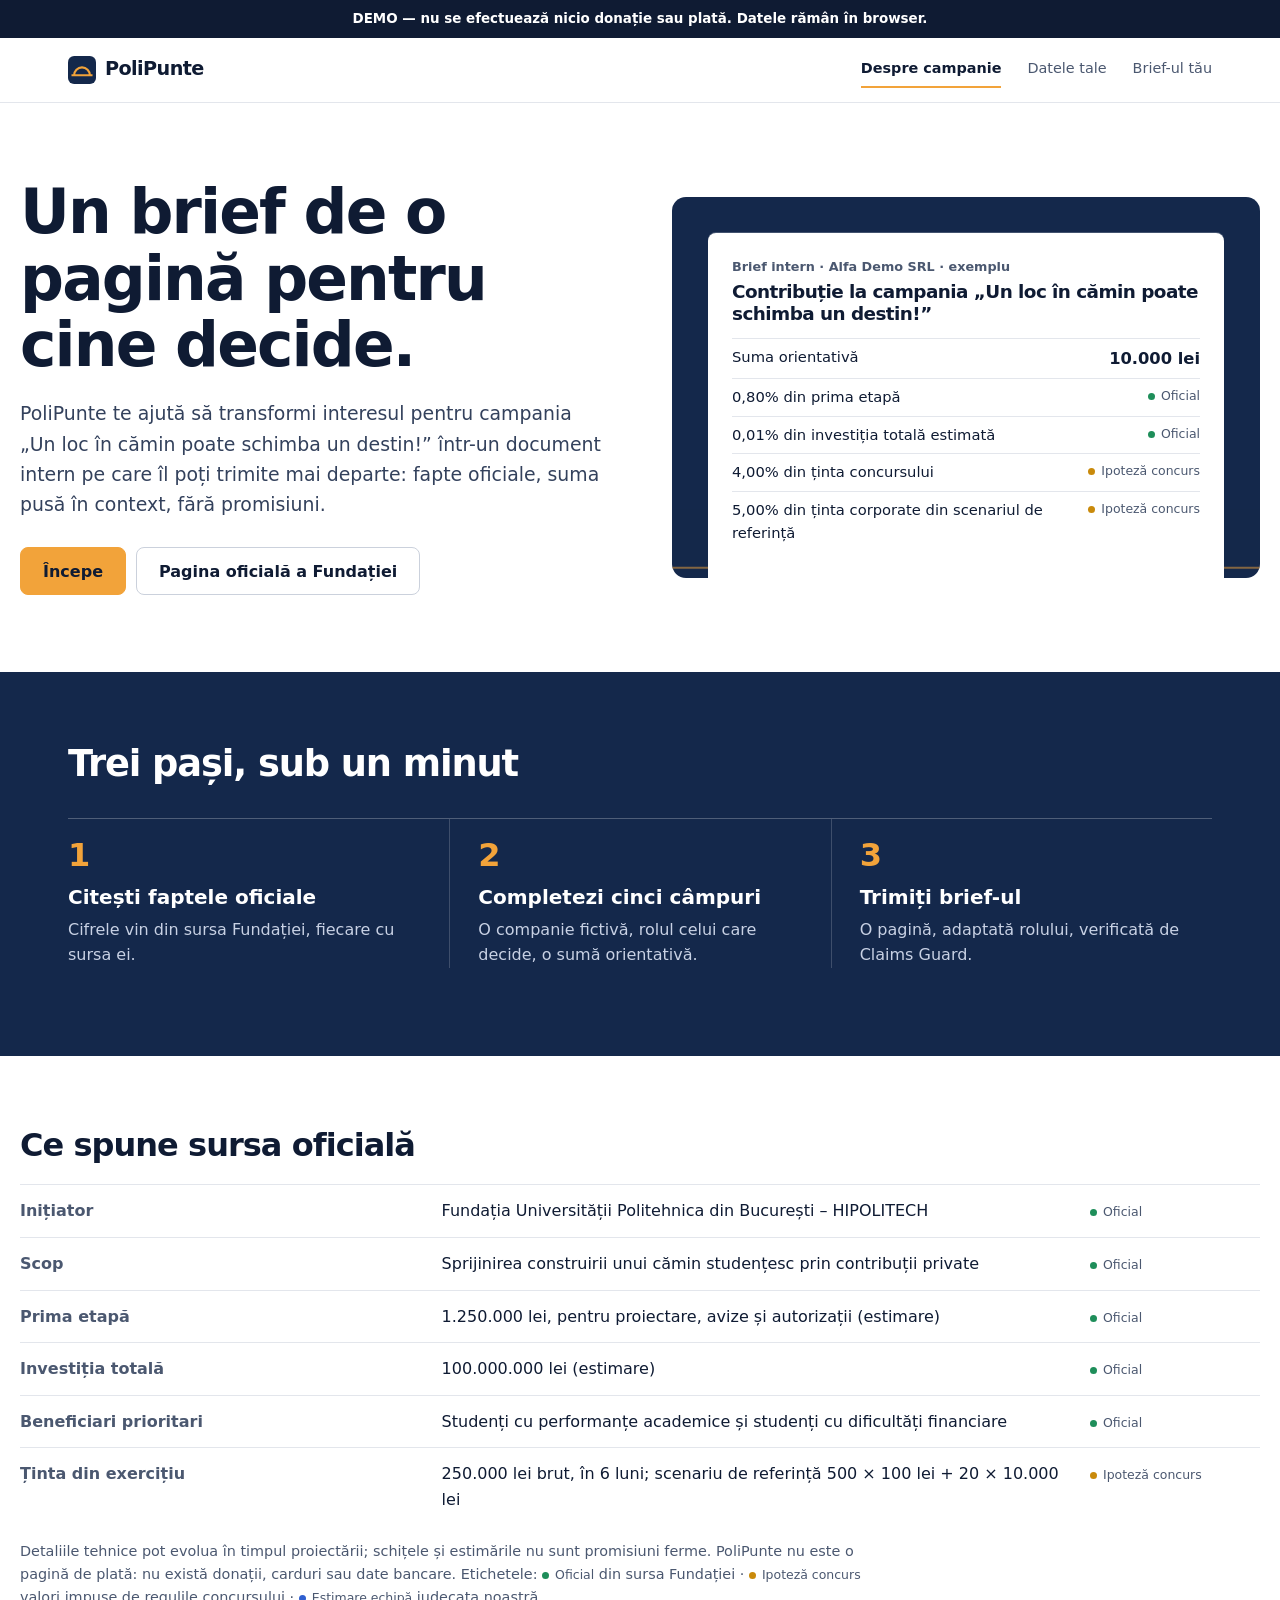
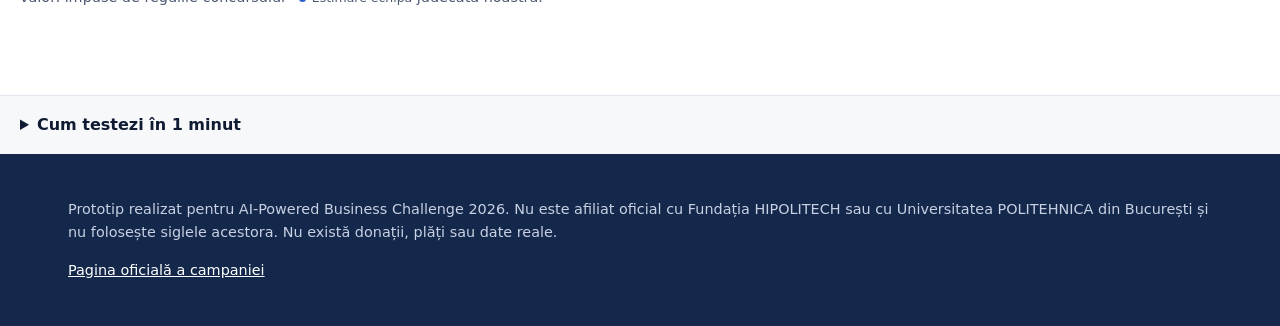
<file: index.v3-backup.html>
<!doctype html>
<html lang="ro"><head><meta charset="utf-8">
<meta name="viewport" content="width=device-width,initial-scale=1">
<title>PoliPunte — brief intern pentru campania „Un loc în cămin poate schimba un destin!”</title>
<meta name="description" content="Prototip demonstrativ: transformă interesul pentru campania HIPOLITECH într-un brief de o pagină pentru cine decide, cu fapte oficiale și fără promisiuni.">
<meta property="og:title" content="PoliPunte — brief intern de o pagină"><meta property="og:description" content="Fapte oficiale, cifre puse în context, fără promisiuni. Prototip demonstrativ.">
<link rel="icon" href="data:image/svg+xml,%3Csvg xmlns='http://www.w3.org/2000/svg' viewBox='0 0 32 32'%3E%3Crect width='32' height='32' rx='7' fill='%2314284B'/%3E%3Cpath d='M4 22h24M7 22a9 9 0 0 1 18 0' stroke='%23F2A33A' stroke-width='2.5' fill='none'/%3E%3C/svg%3E">
<style>
:root{--ink:#0F1B33;--navy:#14284B;--bg:#F7F8FA;--line:#E3E6EC;--mute:#4B5870;--amb:#F2A33A;--sans:system-ui,-apple-system,"Segoe UI",Roboto,sans-serif}
*{box-sizing:border-box}[hidden]{display:none!important}html{scroll-behavior:smooth}
body{margin:0;background:#fff;color:var(--ink);font:16px/1.6 var(--sans);font-variant-numeric:tabular-nums;overflow-wrap:anywhere}
h1,h2,h3{margin:0;letter-spacing:-.03em;line-height:1.08;font-weight:800}h1:focus,h2:focus{outline:0}
a{color:inherit}:focus-visible{outline:3px solid #2F5FD0;outline-offset:2px}
.w{max-width:1240px;margin:0 auto;padding:0 clamp(18px,4vw,48px)}
.rib{background:var(--ink);color:#fff;font-size:.84rem;font-weight:600;padding:8px 16px;text-align:center;position:sticky;top:0;z-index:9}
.hd{border-bottom:1px solid var(--line);background:#fff}.hdi{display:flex;justify-content:space-between;align-items:center;gap:8px 28px;flex-wrap:wrap;min-height:64px}
.br{font-weight:800;font-size:1.2rem;letter-spacing:-.03em;text-decoration:none;display:flex;gap:9px;align-items:center}
.st{display:flex;gap:6px 26px;list-style:none;margin:0;padding:0;font-size:.9rem;color:var(--mute);flex-wrap:wrap}
.st li{padding:6px 0;border-bottom:2px solid transparent}.st [aria-current]{color:var(--ink);font-weight:700;border-color:var(--amb)}
.btn{display:inline-flex;align-items:center;justify-content:center;min-height:48px;padding:0 22px;border-radius:8px;border:1px solid #CBD1DC;background:#fff;color:var(--ink);font:700 1rem var(--sans);cursor:pointer;text-decoration:none}
.btn:hover{background:#F1F3F7}.btn.p{background:var(--amb);border-color:var(--amb)}.btn.p:hover{background:#E4952A}
.btn.l{border:0;background:none;text-decoration:underline;text-underline-offset:3px;padding:0 6px}
.row{display:flex;gap:10px;flex-wrap:wrap;align-items:center}
.tg{font-size:.78rem;color:var(--mute);white-space:nowrap}.tg:before{content:"";display:inline-block;width:7px;height:7px;border-radius:50%;background:var(--c);margin-right:6px}
/* hero */
.hero{display:grid;grid-template-columns:1fr 1fr;gap:clamp(24px,5vw,72px);align-items:center;padding:clamp(36px,6vw,84px) 0}
.hero h1{font-size:clamp(2.3rem,4.8vw,3.9rem);max-width:13ch}.hero p{font-size:1.18rem;color:#33415C;max-width:34em;margin:20px 0 28px}
.plate{background:var(--navy);border-radius:14px;padding:clamp(18px,3vw,36px) clamp(14px,3vw,36px) 0;overflow:hidden;position:relative}
.plate svg{position:absolute;left:0;bottom:0;width:100%;opacity:.5}
.pv{position:relative;background:#fff;border-radius:8px 8px 0 0;padding:22px 24px 26px;font:.92rem/1.55 Georgia,serif;box-shadow:0 -1px 0 rgba(255,255,255,.2)}
.pv b.k{font:700 .8rem var(--sans);color:var(--mute)}.pv h3{font:800 1.15rem/1.2 var(--sans);margin:4px 0 12px}
.pv .m{display:flex;justify-content:space-between;gap:12px;border-top:1px solid var(--line);padding:7px 0;font-family:var(--sans)}.pv .m strong{font-size:1.02rem}
/* bands */
.dark{background:var(--navy);color:#fff;padding:clamp(40px,6vw,72px) 0}.dark h2{font-size:clamp(1.6rem,3vw,2.3rem);max-width:20ch}
.seq{display:grid;grid-template-columns:repeat(3,1fr);margin-top:34px;list-style:none;padding:0;border-top:1px solid rgba(255,255,255,.25)}
.seq li{padding:20px 28px 0 0}.seq li+li{padding-left:28px;border-left:1px solid rgba(255,255,255,.18)}.seq b{display:block;font-size:1.25rem;margin-bottom:4px}.seq span{color:#C8D1E4}.seq i{font:800 2rem/1 var(--sans);color:var(--amb);font-style:normal;display:block;margin-bottom:10px}
.sec{padding:clamp(40px,6vw,72px) 0}.sec h2{font-size:clamp(1.5rem,2.6vw,2rem);margin-bottom:22px}
.ft{width:100%;border-collapse:collapse}.ft th,.ft td{text-align:left;padding:13px 16px 13px 0;border-top:1px solid var(--line);vertical-align:top}.ft th{width:34%;font-weight:600;color:var(--mute)}.ft td:last-child{width:170px}
.note{color:var(--mute);font-size:.9rem;margin-top:14px;max-width:60em}
/* form */
.fg{display:grid;grid-template-columns:minmax(0,1.5fr) minmax(260px,1fr);gap:clamp(24px,5vw,72px);padding:clamp(28px,5vw,60px) 0}
.fg h2{font-size:clamp(1.7rem,3vw,2.4rem);margin-bottom:24px}
label,legend{font-weight:700;display:block;margin:20px 0 6px;padding:0}fieldset{border:0;padding:0;margin:0}
input[type=text],select,textarea{width:100%;min-height:48px;font:1rem var(--sans);padding:10px 12px;border:1px solid #AEB6C5;border-radius:8px;background:#fff;color:var(--ink)}
.hp{color:var(--mute);font-size:.88rem;margin:5px 0 0}.er{color:#B42318;font-weight:600;font-size:.92rem;margin:6px 0 0}
.ck{display:inline-flex;align-items:center;gap:8px;margin:4px 16px 4px 0;font-weight:400;min-height:44px}.ck input{width:20px;height:20px}
.aside{border-left:1px solid var(--line);padding-left:clamp(20px,4vw,48px)}.aside h3{font-size:1.1rem;margin-bottom:10px}
/* result */
.rg{display:grid;grid-template-columns:minmax(0,1fr) 380px;gap:32px;align-items:start;padding:28px 0 56px}
body.r{background:var(--bg)}
.doc{background:#fff;border:1px solid var(--line);padding:clamp(22px,4vw,48px);font:1rem/1.7 Georgia,"Times New Roman",serif;box-shadow:0 18px 40px -28px rgba(15,27,51,.35)}
.doc h2{font:800 1.5rem/1.2 var(--sans);margin-bottom:4px}.doc h3{font:700 .95rem var(--sans);margin:22px 0 4px;display:flex;gap:12px;align-items:baseline;flex-wrap:wrap}
.doc p,.doc ul,.doc ol{margin:4px 0}.doc .mt{font:.88rem var(--sans);color:var(--mute)}
.warn{background:#FFF6E3;border-left:3px solid var(--amb);padding:8px 12px;font:.92rem var(--sans);margin:8px 0}
.side{position:sticky;top:50px;display:grid;gap:26px}.side h3{font-size:1.05rem;margin-bottom:10px}
.lr{margin:12px 0}.lt{display:flex;justify-content:space-between;gap:8px;flex-wrap:wrap;font-size:.9rem}.lt strong{font-size:1.2rem}
.bar{height:6px;background:#DDE2EB;border-radius:3px;margin-top:5px}.bar i{display:block;height:100%;min-width:2px;background:var(--navy);border-radius:3px}
.lg{display:flex;list-style:none;padding:0;margin:0;font-size:.82rem;color:var(--mute)}.lg li{flex:1;padding:6px 4px;border-top:3px solid #CBD1DC}.lg .on{border-color:var(--amb);color:var(--ink);font-weight:700}
.panel{background:#fff;border:1px solid var(--line);border-radius:10px;padding:18px}
mark{background:#FFE1A8;border-radius:3px;padding:0 2px}textarea{min-height:92px}
.ok{color:#1E8E5A;font-weight:700}.fl{font-size:.9rem;margin:6px 0;padding-left:12px;border-left:3px solid var(--amb)}
/* footer + test */
.tst{background:var(--bg);border-top:1px solid var(--line)}.tst summary{cursor:pointer;font-weight:700;padding:16px 0;min-height:48px}.tst ol{margin:0 0 18px;padding-left:20px}
footer{background:var(--navy);color:#C8D1E4;padding:30px 0;font-size:.9rem}footer .tg{color:#C8D1E4}footer a{color:#fff}
#stt{background:#fff;border:2px solid var(--ink);padding:14px;margin:16px 0;font:.85rem/1.5 ui-monospace,Consolas,monospace;white-space:pre-wrap}
.tt{position:fixed;left:50%;bottom:24px;transform:translateX(-50%);background:var(--ink);color:#fff;padding:10px 18px;border-radius:8px;z-index:20}
@media(max-width:900px){.hero,.fg,.rg{grid-template-columns:1fr}.aside{border:0;padding:0}.side{position:static}.seq{grid-template-columns:1fr}.seq li+li{padding-left:0;border:0}.ft th,.ft td{display:block;width:auto!important;border:0;padding:2px 0}.ft tr{display:block;border-top:1px solid var(--line);padding:12px 0}.act{position:sticky;bottom:0;background:var(--bg);padding:10px 0;z-index:5}}
@media print{@page{size:A4;margin:14mm}.rib,.hd,.side,.act,.tst,footer,#s0,#s1,.no{display:none!important}body{background:#fff}.rg{display:block;padding:0}.doc{border:0;box-shadow:0;padding:0;font-size:9.6pt;line-height:1.4}.doc h3{margin-top:10px}}
@media(prefers-reduced-motion:reduce){html{scroll-behavior:auto}}
</style></head><body>
<noscript><p style="padding:16px">PoliPunte are nevoie de JavaScript. Este un prototip demonstrativ, fără donații sau plăți.</p></noscript>
<div class="rib">DEMO — nu se efectuează nicio donație sau plată. Datele rămân în browser.</div>
<header class="hd"><div class="w hdi"><a class="br" href="#" id="home"><svg width="28" height="28" viewBox="0 0 32 32" aria-hidden="true"><rect width="32" height="32" rx="7" fill="#14284B"/><path d="M4 22h24M7 22a9 9 0 0 1 18 0" stroke="#F2A33A" stroke-width="2.5" fill="none"/></svg>PoliPunte</a>
<ol class="st" id="st"><li>Despre campanie</li><li>Datele tale</li><li>Brief-ul tău</li></ol></div></header>
<pre id="stt" class="w" hidden></pre>
<main>
<section id="s0">
<div class="w hero"><div><h1 tabindex="-1">Un brief de o pagină pentru cine decide.</h1>
<p>PoliPunte te ajută să transformi interesul pentru campania „Un loc în cămin poate schimba un destin!” într-un document intern pe care îl poți trimite mai departe: fapte oficiale, suma pusă în context, fără promisiuni.</p>
<div class="row"><button class="btn p" id="go">Începe</button><a class="btn" href="https://fundatia.upb.ro/proiecte-si-evenimente/un-loc-in-camin-poate-schimba-un-destin/" target="_blank" rel="noopener">Pagina oficială a Fundației</a></div></div>
<div class="plate"><svg viewBox="0 0 600 120" aria-hidden="true"><path d="M0 110h600M40 110a70 70 0 0 1 140 0M180 110a90 90 0 0 1 180 0M360 110a70 70 0 0 1 140 0" stroke="#F2A33A" stroke-width="2" fill="none"/></svg>
<div class="pv" id="pv" aria-label="Exemplu de brief"></div></div></div>
<div class="dark"><div class="w"><h2>Trei pași, sub un minut</h2><ol class="seq">
<li><i>1</i><b>Citești faptele oficiale</b><span>Cifrele vin din sursa Fundației, fiecare cu sursa ei.</span></li>
<li><i>2</i><b>Completezi cinci câmpuri</b><span>O companie fictivă, rolul celui care decide, o sumă orientativă.</span></li>
<li><i>3</i><b>Trimiți brief-ul</b><span>O pagină, adaptată rolului, verificată de Claims Guard.</span></li></ol></div></div>
<div class="w sec"><h2>Ce spune sursa oficială</h2><table class="ft"><tbody>
<tr><th>Inițiator</th><td>Fundația Universității Politehnica din București – HIPOLITECH</td><td><span class="tg" style="--c:#1E8E5A">Oficial</span></td></tr>
<tr><th>Scop</th><td>Sprijinirea construirii unui cămin studențesc prin contribuții private</td><td><span class="tg" style="--c:#1E8E5A">Oficial</span></td></tr>
<tr><th>Prima etapă</th><td>1.250.000 lei, pentru proiectare, avize și autorizații (estimare)</td><td><span class="tg" style="--c:#1E8E5A">Oficial</span></td></tr>
<tr><th>Investiția totală</th><td>100.000.000 lei (estimare)</td><td><span class="tg" style="--c:#1E8E5A">Oficial</span></td></tr>
<tr><th>Beneficiari prioritari</th><td>Studenți cu performanțe academice și studenți cu dificultăți financiare</td><td><span class="tg" style="--c:#1E8E5A">Oficial</span></td></tr>
<tr><th>Ținta din exercițiu</th><td>250.000 lei brut, în 6 luni; scenariu de referință 500 × 100 lei + 20 × 10.000 lei</td><td><span class="tg" style="--c:#C98A0B">Ipoteză concurs</span></td></tr></tbody></table>
<p class="note">Detaliile tehnice pot evolua în timpul proiectării; schițele și estimările nu sunt promisiuni ferme. PoliPunte nu este o pagină de plată: nu există donații, carduri sau date bancare. Etichetele: <span class="tg" style="--c:#1E8E5A">Oficial</span> din sursa Fundației · <span class="tg" style="--c:#C98A0B">Ipoteză concurs</span> valori impuse de regulile concursului · <span class="tg" style="--c:#2F5FD0">Estimare echipă</span> judecata noastră.</p></div>
</section>

<section id="s1" hidden><div class="w fg"><form id="f" novalidate><h2 tabindex="-1">Datele tale</h2>
<label for="n">Numele companiei (fictive)</label><input type="text" id="n" maxlength="80" autocomplete="off"><p class="hp">Folosește o companie fictivă. Nu introduce date reale.</p><p class="er" id="e-n" role="alert"></p>
<label for="d">Domeniu (opțional)</label><select id="d"><option value="">—</option><option>IT</option><option>Industrie</option><option>Construcții</option><option>Servicii financiare</option><option>Retail</option><option>Energie</option><option>Altul</option></select>
<label for="r">Persoana de convins</label><select id="r"><option value="">Alege rolul</option><option value="ceo">Administrator / CEO</option><option value="csr">Responsabil CSR</option><option value="cfo">Director financiar</option><option value="hr">Resurse umane</option></select><p class="er" id="e-r" role="alert"></p>
<fieldset><legend>Interes principal (opțional, cel mult două)</legend><label class="ck"><input type="checkbox" name="i" value="Educație și acces">Educație și acces</label><label class="ck"><input type="checkbox" name="i" value="Comunitate">Comunitate</label><label class="ck"><input type="checkbox" name="i" value="Talente">Talente</label><label class="ck"><input type="checkbox" name="i" value="Reputație">Reputație</label><p class="er" id="e-i" role="alert"></p></fieldset>
<label for="a">Contribuția orientativă (lei)</label><input type="text" id="a" inputmode="numeric" autocomplete="off"><p class="er" id="e-a" role="alert"></p>
<div class="row" style="margin-top:26px"><button class="btn p" type="submit">Generează brief-ul</button><button class="btn" type="button" id="ex1">Încarcă exemplu valid</button><button class="btn" type="button" id="ex0">Încarcă exemplu invalid</button><button class="btn l" type="reset" id="rs">Resetează</button></div></form>
<div class="aside"><h3>Ce primești</h3><p>Un brief de o pagină: fapte oficiale, argumentul pentru rolul ales, suma pusă în context față de patru baze, obiecții probabile și ce nu se știe încă.</p><p class="hp">Nu se colectează date și nu se trimite nimic. Rezultatul se poate repeta cu un link.</p></div></div></section>

<section id="s2" hidden><div class="w rg"><div><div class="row act no" style="margin-bottom:14px"><button class="btn" id="cp">Copiază textul</button><button class="btn" id="pr">Printează / Salvează PDF</button><button class="btn" id="cl">Copiază linkul testului</button><button class="btn l" id="bk">Înapoi la formular</button></div><article class="doc" id="doc" aria-live="polite"></article></div>
<aside class="side"><div><h3 tabindex="-1">Suma în context</h3><div id="lens"></div><p class="hp">Aritmetică, nu impact: fiecare procent are baza lui alături.</p></div>
<div><h3>Registru</h3><ol class="lg" id="lg"><li class="on">1 Interes (demo)</li><li>2 Discuție</li><li>3 Acord</li><li>4 Încasat</li></ol><p class="hp">Pașii 2–4 sunt în afara prototipului. Interesul exprimat nu este o promisiune și nu este o donație.</p><button class="btn" id="ie">Exprimă interes (demo)</button></div>
<div class="panel"><h3>Claims Guard <span class="hp">verificator de formulări</span></h3><p id="auto" class="ok"></p><label for="ct" style="margin-top:10px">Verifică-ți propriul text</label><textarea id="ct"></textarea><div class="row" style="margin-top:8px"><button class="btn" id="vc">Verifică</button><button class="btn l" id="vx">Încearcă un exemplu</button></div><div id="cr" aria-live="polite"></div><p class="hp">Potrivire de tipare pe text, nu AI.</p></div></aside></div></section>
</main>
<details class="tst"><summary class="w">Cum testezi în 1 minut</summary><div class="w"><ol><li>Apasă „Începe”, apoi „Încarcă exemplu valid” și „Generează brief-ul”: Alfa Demo SRL, 10.000 lei dă 0,80% · 0,01% · 4,00% · 5,00% și „7/7 reguli respectate”.</li><li>În Claims Guard apasă „Încearcă un exemplu”: se marchează „cumperi”, „o cameră”, „garantăm” și „deductibilitate”.</li><li>Apasă „Încarcă exemplu invalid”: apar erorile, fără brief.</li><li>Deschide <a href="?selftest=1">?selftest=1</a> pentru testele automate.</li></ol></div></details>
<footer><div class="w"><p>Prototip realizat pentru AI-Powered Business Challenge 2026. Nu este afiliat oficial cu Fundația HIPOLITECH sau cu Universitatea POLITEHNICA din București și nu folosește siglele acestora. Nu există donații, plăți sau date reale.</p><p><a href="https://fundatia.upb.ro/proiecte-si-evenimente/un-loc-in-camin-poate-schimba-un-destin/" target="_blank" rel="noopener">Pagina oficială a campaniei</a></p></div></footer>
<script>
"use strict";
const C={url:"https://fundatia.upb.ro/proiecte-si-evenimente/un-loc-in-camin-poate-schimba-un-destin/",title:"Un loc în cămin poate schimba un destin!",t1:1250000,tot:1e8,tg:250000,corp:200000};
const B={o:["Oficial","#1E8E5A"],c:["Ipoteză concurs","#C98A0B"],e:["Estimare echipă","#2F5FD0"]};
const ROLES={ceo:{n:"Administrator / CEO",a:"Campania are un scop clar (cămin pentru studenți performanți și studenți care au nevoie de sprijin) și o sursă publică verificabilă.",o:[["Ce primim în schimb?","Prototipul nu promite beneficii sau drepturi. Dacă și ce formă de recunoaștere există se clarifică direct cu Fundația."],["Care este riscul reputațional?","Informațiile se pot verifica pe pagina oficială; brief-ul nu prezintă estimările ca promisiuni."],["Se știe când se termină?","Nu. Estimările pot evolua pe parcursul proiectării; calendarul se clarifică cu Fundația."]]},
csr:{n:"Responsabil CSR",a:"Educația și accesul la ea ca direcție de implicare; informații publice de citat în raportare.",o:[["Cum raportăm?","Se cere Fundației documentul care confirmă contribuția; prototipul nu emite documente reale."],["Se potrivește strategiei noastre?","Poate, dacă educația și accesul la studii sunt direcții ale companiei; se discută intern."],["Ce cifre putem cita?","Doar cele oficiale marcate ca atare: 1.250.000 lei pentru prima etapă și 100.000.000 lei investiție totală estimată."]]},
cfo:{n:"Director financiar",a:"Cifre oficiale clare, suma pusă în context și o listă explicită a lucrurilor necunoscute.",o:[["Se deduce fiscal?","Nu afirmăm acest lucru. Tratamentul fiscal se verifică cu Fundația și cu un consultant fiscal."],["Pentru ce se folosește suma?","Prima etapă estimată este proiectarea, avizele și autorizațiile; utilizarea exactă se clarifică în scris cu Fundația."],["Se poate schimba suma ulterior?","Condițiile se stabilesc direct cu Fundația; brief-ul nu creează niciun angajament."]]},
hr:{n:"Resurse umane",a:"Legătura cu POLITEHNICA ca sursă de absolvenți și interesul comun pentru studenți performanți.",o:[["Angajații primesc ceva?","Nu. O contribuție nu conferă locuri de cazare sau alte drepturi."],["Are legătură cu recrutarea?","Poate sprijini relația cu universitatea; nu există nicio promisiune de recrutare."],["Cum implicăm colegii?","Prin pagina oficială a campaniei; brief-ul nu colectează date."]]}};
const INT={"Educație și acces":"interesul pentru educație și accesul la studii","Comunitate":"legătura cu comunitatea","Talente":"relația cu absolvenți și studenți performanți","Reputație":"coerența cu valorile publice ale companiei"};
const RULES=[["R1",/cumperi|cumpara|achizitionezi|o camera|camere|un pat|un loc|metru patrat/g,"Suma reprezintă o contribuție la obiectivul comun de finanțare."],
["R2",/rezervi|rezervare|loc garantat|prioritate la cazare/g,"Elimină: contribuțiile nu conferă drepturi de cazare."],
["R3",/deductibil\w*|scutire|reducere de impozit|recuperezi taxe/g,"Tratamentul fiscal se verifică cu Fundația."],
["R4",/partener oficial|sponsor oficial|in parteneriat cu/g,"Parteneriatele se confirmă direct cu Fundația."],
["R5",/garantam|garantat|garantie|\bsigur\b|100%|fiecare leu/g,"Folosește „contribuie la…” sau „sprijină…”."],
["R6",/ultima sansa|fara tine|ramane\w* pe drumuri|daca nu donezi/g,"Ton factual: ce este campania, ce se cere, ce este opțional."]];
const esc=s=>String(s).replace(/[&<>"']/g,c=>({"&":"&amp;","<":"&lt;",">":"&gt;",'"':"&quot;","'":"&#39;"}[c]));
const fi=n=>String(n).replace(/\B(?=(\d{3})+(?!\d))/g,".");
const tag=k=>`<span class="tg" style="--c:${B[k][1]}">${B[k][0]}</span>`;
const norm=s=>s.toLowerCase().normalize("NFD").replace(/[\u0300-\u036f]/g,"");
/* pure functions */
function parseAmount(s){let t=String(s).trim().replace(/\s/g,"");if(!t)return{e:"empty"};if(/^-?\d+(,|\.\d{1,2}$)\d*$/.test(t)&&!/^-?\d{1,3}(\.\d{3})+$/.test(t))return{e:"dec"};t=t.replace(/\./g,"");if(!/^-?\d+$/.test(t))return{e:"nan"};return{n:Number(t)}}
function validate(f){const e={},w=[];if(f.n.length<2||f.n.length>60||!/\p{L}/u.test(f.n))e.n="Introdu numele unei companii fictive (minimum 2 caractere, cel mult 60).";
if(!f.r||!ROLES[f.r])e.r="Alege rolul persoanei care decide.";if(f.i.length>2)e.i="Alege cel mult două interese.";
const p=parseAmount(f.a);let S=0;if(p.e==="empty")e.a="Introdu o sumă orientativă în lei.";else if(p.e==="nan")e.a="Scrie suma ca număr întreg, de exemplu 10000.";else if(p.e==="dec")e.a="Folosește un număr întreg de lei.";
else if(p.n<=0)e.a="Suma trebuie să fie mai mare decât 0.";else if(p.n>C.tot)e.a="Suma depășește valoarea totală estimată a proiectului (100.000.000 lei). Verifică cifra.";
else{S=p.n;if(S>C.t1)w.push("Suma depășește estimarea pentru prima etapă. Brief-ul se generează; modul în care ar fi folosită o astfel de contribuție se clarifică direct cu Fundația.");if(S<1000)w.push("Pentru o sponsorizare corporate, suma este mică. Poate fi mai potrivită o donație individuală — vezi pagina oficială.")}
return{e,w,S,ok:!Object.keys(e).length}}
function lens(S){return[["prima etapă",C.t1,"o"],["investiția totală estimată",C.tot,"o"],["ținta concursului",C.tg,"c"],["ținta corporate din scenariul de referință",C.corp,"c"]].map(([l,b,k])=>({l,b,k,v:S*100/b}))}
function fp(v){return v<0.01-1e-9?"sub 0,01%":v.toFixed(2).replace(".",",").replace(/\B(?=(\d{3})+(?!\d))/g,".")+"%"}
function checkClaims(text){const t=norm(text),hits=[];RULES.forEach(([r,re,fix])=>{re.lastIndex=0;let m;while((m=re.exec(t)))hits.push({r,s:m.index,e:m.index+m[0].length,fix})});return hits.sort((a,b)=>a.s-b.s)}
function buildBrief(f,v){const R=ROLES[f.r],L=lens(v.S),co=esc(f.n),d=new Date().toLocaleDateString("ro-RO");
const ints=f.i.map(i=>INT[i]);const why=(f.d||ints.length)?`Poate fi relevant pentru ${co}${f.d?` având în vedere domeniul (${esc(f.d)})`:""}${ints.length?`${f.d?" și":" pentru că"} ${ints.join(" și ")}`:""}. Sunt ipoteze de discutat, nu fapte despre companie.`:"Domeniul și interesele nu au fost alese; argumentele sunt generale.";
const S=(h,k,b)=>`<h3>${h}${k?tag(k):""}</h3>${b}`;
return `<p class="mt">DEMO · ${d} · ${co}</p><h2>Brief intern: contribuție la campania „${C.title}”</h2>`+
S("Pe scurt","",`<p>Se propune o discuție cu Fundația HIPOLITECH, nu o plată. Campania urmărește sprijinirea construirii unui cămin studențesc prin contribuții private. Brief-ul adună faptele oficiale și pune suma de ${fi(v.S)} lei în context.</p>`)+
S("Fapte oficiale","o",`<ul><li>Inițiator: Fundația Universității Politehnica din București – HIPOLITECH.</li><li>Prima etapă: 1.250.000 lei, pentru proiectare, avize și autorizații (estimare).</li><li>Investiția totală: 100.000.000 lei (estimare).</li><li>Beneficiari prioritari: studenți cu performanțe academice și studenți cu dificultăți financiare.</li></ul><p class="mt">Detaliile pot evolua în timpul proiectării. Sursa: <a href="${C.url}" target="_blank" rel="noopener">pagina oficială a campaniei</a>.</p>`)+
S("De ce se potrivește companiei","e",`<p>${why}</p>`)+S(`Argumentul pentru ${R.n.toLowerCase()}`,"e",`<p>${R.a}</p>`)+
S("Contribuția în context","c",`<p>Suma de ${fi(v.S)} lei reprezintă:</p><ul>${L.map(x=>`<li>${fp(x.v)} din ${x.l} (${fi(x.b)} lei)${x.v>100?", peste baza de comparație":""} ${tag(x.k)}</li>`).join("")}</ul>`)+
S("Obiecții probabile și răspunsuri factuale","e",`<ol>${R.o.map(([q,a])=>`<li><b>${q}</b> ${a}</li>`).join("")}</ol>`)+
S("Ce nu știm încă (de verificat cu Fundația)","",`<ul><li>Tratamentul fiscal.</li><li>Formele de recunoaștere, dacă există.</li><li>Procedura de contribuție.</li><li>Calendarul.</li></ul>`)+
S("Pași următori","",`<ol><li>Discuție internă.</li><li>Cerere de discuție către Fundație, prin pagina oficială.</li><li>Clarificarea condițiilor în scris.</li></ol>`)+
`<p class="mt" data-nc>Document demonstrativ. Nu este angajament, nu este donație și nu conferă drept de cazare sau rezervare.</p>`}
function selfTest(){const r=[],t=(n,c)=>r.push((c?"PASS ":"FAIL ")+n);const g=S=>lens(S).map(x=>fp(x.v)).join(" / ");
t("parseAmount 10 000 / 10.000",parseAmount("10 000").n===10000&&parseAmount("10.000").n===10000);
t("parseAmount text / decimal / gol",parseAmount("zece mii").e==="nan"&&parseAmount("1500,50").e==="dec"&&parseAmount("").e==="empty");
const ok={n:"Alfa Demo SRL",d:"IT",r:"cfo",i:["Talente"],a:"10000"};t("validare exemplu valid",validate(ok).ok);
t("invalid: -500, 0, 150000000",[ "-500","0","150000000"].every(a=>!validate({...ok,a}).ok));
t("avertisment 2.000.000 și 300",validate({...ok,a:"2000000"}).w.length===1&&validate({...ok,a:"300"}).w.length===1);
t("lupă 10.000",g(10000)==="0,80% / 0,01% / 4,00% / 5,00%");t("lupă 50.000",g(50000)==="4,00% / 0,05% / 20,00% / 25,00%");t("lupă 250.000",g(250000)==="20,00% / 0,25% / 100,00% / 125,00%");
t("Claims Guard ≥4 semnalări",checkClaims("Cu 10.000 lei cumperi o cameră și garantăm deductibilitate").length>=4);
t("brief valid trece 7/7",autoCheck(buildBrief(ok,validate(ok))).pass===7);return r}
function autoCheck(html){let txt=html.replace(/<p class="mt" data-nc>.*?<\/p>/,"").replace(/<[^>]+>/g," ");txt=txt.split(C.title).join("");
let bad=new Set(checkClaims(txt).map(h=>h.r));const r7=html.includes(C.url)&&/class="tg"/.test(html);return{pass:6-bad.size+(r7?1:0),bad:[...bad]}}
/* DOM */
if(typeof document!=="undefined"){const $=i=>document.getElementById(i);let cur=null;
const show=n=>{["s0","s1","s2"].forEach((x,i)=>$(x).hidden=i!==n);[...$("st").children].forEach((li,i)=>i===n?li.setAttribute("aria-current","step"):li.removeAttribute("aria-current"));document.body.classList.toggle("r",n===2);scrollTo(0,0);const h=document.querySelector("#s"+n+" h1,#s"+n+" h2,#s"+n+" h3");if(h)h.focus({preventScroll:true})};
const toast=m=>{const e=document.createElement("div");e.className="tt";e.setAttribute("role","status");e.textContent=m;document.body.append(e);setTimeout(()=>e.remove(),2000)};
const getF=()=>({n:$("n").value.trim(),d:$("d").value,r:$("r").value,i:[...document.querySelectorAll("[name=i]:checked")].map(x=>x.value),a:$("a").value});
const setF=f=>{$("n").value=f.n;$("d").value=f.d;$("r").value=f.r;$("a").value=f.a;document.querySelectorAll("[name=i]").forEach(c=>c.checked=f.i.includes(c.value))};
const url=f=>{const p=new URLSearchParams({c:f.n,d:f.d,r:f.r,i:f.i.join("|"),s:f.a});return location.href.split("?")[0].split("#")[0]+"?"+p};
const claimsHTML=t=>{if(!t.trim())return'<p class="hp">Lipește un text pentru a-l verifica.</p>';const h=checkClaims(t);if(!h.length)return'<p class="ok">Nu s-a semnalat nicio formulare.</p>';let o="",p=0;const keep=[];h.forEach(x=>{if(x.s>=p){o+=esc(t.slice(p,x.s))+"<mark>"+esc(t.slice(x.s,x.e))+"</mark>";p=x.e;keep.push(x)}});o+=esc(t.slice(p));return`<p>${o}</p>`+keep.map(x=>`<p class="fl"><b>${esc(t.slice(x.s,x.e))}</b> (${x.r}) → ${x.fix}</p>`).join("")};
const gen=(f,v)=>{const html=buildBrief(f,v),L=lens(v.S),a=autoCheck(html);cur=f;
$("doc").innerHTML=(v.w.length?v.w.map(x=>`<div class="warn" role="status">${x}</div>`).join(""):"")+html+(!(f.d||f.i.length)?"":"");
$("lens").innerHTML=L.map(x=>`<div class="lr"><div class="lt"><strong>${fp(x.v)}</strong><span>din ${fi(x.b)} lei</span>${tag(x.k)}</div><div class="bar"><i style="width:${Math.min(100,x.v)}%"></i></div>${x.v>100?'<span class="hp">peste baza de comparație</span>':""}</div>`).join("");
$("auto").textContent=a.pass+"/7 reguli respectate"+(a.bad.length?" — de verificat: "+a.bad.join(", "):"");$("cr").innerHTML="";
try{history.replaceState(null,"",url(f))}catch(e){}show(2)};
const submit=()=>{const f=getF(),v=validate(f);["n","r","i","a"].forEach(k=>{$("e-"+k).textContent=v.e[k]||"";const el=$(k);if(el&&el.setAttribute)v.e[k]?el.setAttribute("aria-invalid","true"):el.removeAttribute("aria-invalid")});
if(!v.ok){const k=["n","r","i","a"].find(k=>v.e[k]);(k==="i"?document.querySelector("[name=i]"):$(k)).focus();return}gen(f,v)};
$("f").addEventListener("submit",e=>{e.preventDefault();submit()});
$("go").onclick=()=>show(1);$("home").onclick=e=>{e.preventDefault();show(0)};$("bk").onclick=()=>show(1);
$("ex1").onclick=()=>{setF({n:"Alfa Demo SRL",d:"IT",r:"cfo",i:["Talente"],a:"10000"});["n","r","i","a"].forEach(k=>$("e-"+k).textContent="")};
$("ex0").onclick=()=>{setF({n:"",d:"",r:"",i:[],a:"zece mii"});submit()};
$("f").addEventListener("reset",()=>["n","r","i","a"].forEach(k=>$("e-"+k).textContent=""));
$("pr").onclick=()=>print();
const cp=(t,m)=>{(navigator.clipboard?navigator.clipboard.writeText(t):Promise.reject()).then(()=>toast(m),()=>toast("Copierea nu a reușit; selectează textul manual."))};
$("cp").onclick=()=>cp($("doc").innerText,"Textul a fost copiat");$("cl").onclick=()=>cp(cur?url(cur):location.href,"Linkul testului a fost copiat");
$("ie").onclick=()=>{$("lg").firstElementChild.classList.add("on");$("ie").textContent="Interes marcat (demo)";$("ie").disabled=true};
$("vc").onclick=()=>$("cr").innerHTML=claimsHTML($("ct").value);
$("vx").onclick=()=>{$("ct").value="Cu 10.000 lei cumperi o cameră și garantăm deductibilitate";$("cr").innerHTML=claimsHTML($("ct").value)};
/* hero sample */
{const S=10000,L=lens(S);$("pv").innerHTML=`<b class="k">Brief intern · Alfa Demo SRL · exemplu</b><h3>Contribuție la campania „${C.title}”</h3><div class="m"><span>Suma orientativă</span><strong>${fi(S)} lei</strong></div>`+L.map(x=>`<div class="m"><span>${fp(x.v)} din ${x.l}</span>${tag(x.k)}</div>`).join("")}
/* URL state + selftest */
const q=new URLSearchParams(location.search);
if(q.get("selftest")){const r=selfTest();$("stt").hidden=false;$("stt").textContent=(r.every(x=>x.startsWith("PASS"))?"AUTOTEST: TOATE PASS\n":"AUTOTEST: EXISTĂ FAIL\n")+r.join("\n")}
if(q.has("c")||q.has("s")){const f={n:q.get("c")||"",d:q.get("d")||"",r:q.get("r")||"",i:(q.get("i")||"").split("|").filter(Boolean),a:q.get("s")||""};setF(f);const v=validate(f);v.ok?gen(f,v):show(1)}else show(0)}
</script></body></html>
</file>
